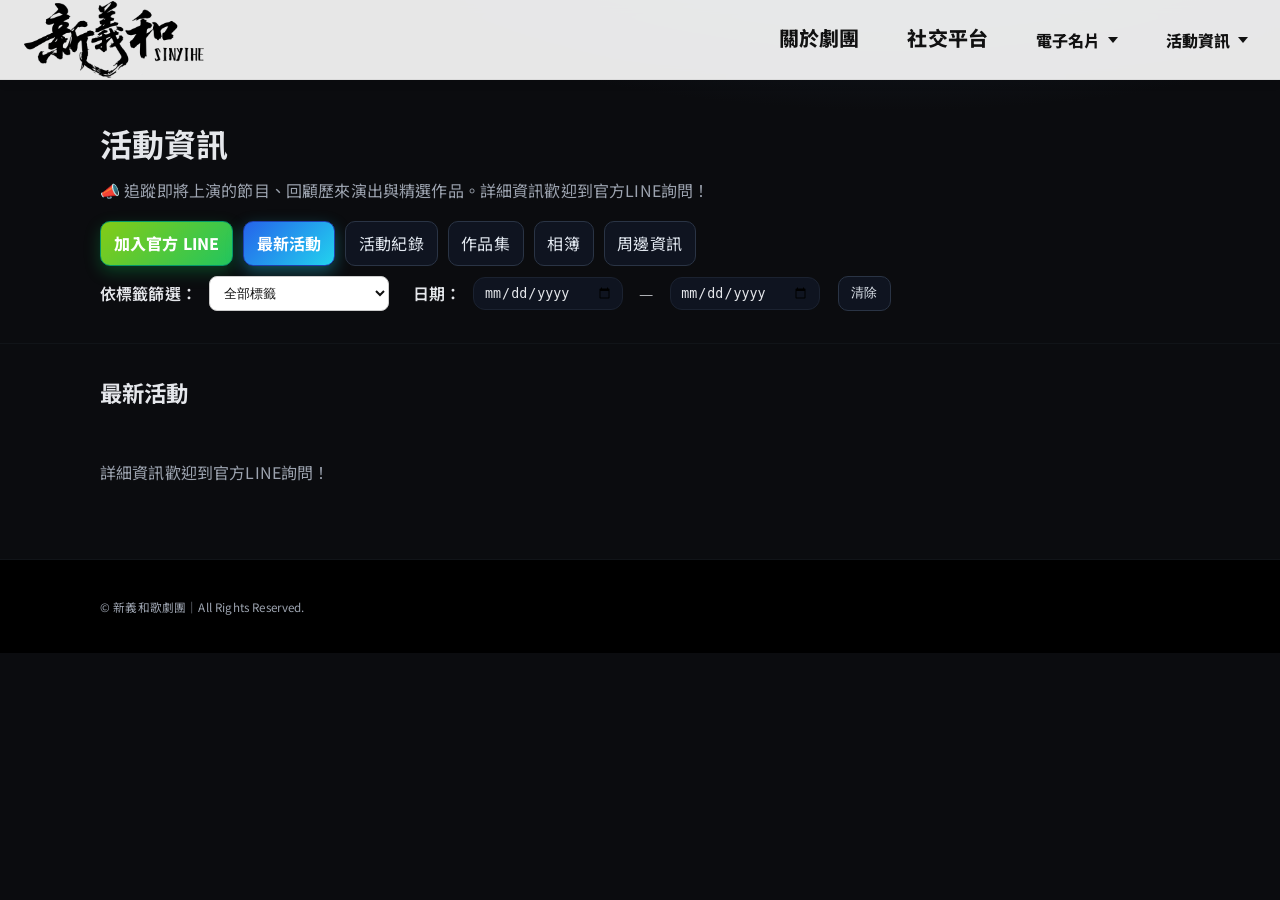
<file: syh/activities.html>
<!DOCTYPE html>
<html lang="zh-TW">
<head>
  <meta charset="utf-8" />
  <title>活動資訊｜新義和歌劇團</title>
  <meta name="viewport" content="width=device-width, initial-scale=1, viewport-fit=cover" />
  <meta name="description" content="最新活動、活動紀錄與作品集，一頁掌握演出資訊、報名連結與精彩回顧。" />
  <link rel="preconnect" href="https://fonts.googleapis.com">
  <link rel="preconnect" href="https://fonts.gstatic.com" crossorigin>
  <link href="https://fonts.googleapis.com/css2?family=Noto+Sans+TC:wght@400;600;700&display=swap" rel="stylesheet">
  <link rel="stylesheet" href="activities.css">
  <link rel="stylesheet" href="total.css">
  <link rel="icon" href="favicon.ico">
  <!-- Favicon -->
  <link rel="icon" type="image/png" href="/syh8316/syh/favicon.png?v=1" sizes="32x32">
  <link rel="icon" type="image/png" href="/syh8316/syh/favicon.png?v=1" sizes="192x192">
  <link rel="apple-touch-icon" href="/syh8316/syh/favicon.png?v=1" sizes="180x180">
  <meta name="theme-color" content="#6b7f4a">
</head>
<body>
  <!-- 頁首 / 次級導覽 -->
  <header class="site-header">
  <h1 class="sr-only">新義和歌劇團</h1>

  <!-- Logo（點擊回首頁） -->
  <a href="home.html" title="回首頁：新義和歌劇團">
    <img
      src="https://syh8316.github.io/syh8316/syh/img/logo.png"
      alt="新義和歌劇團 標誌"
      width="320" height="320"
      loading="eager" fetchpriority="high"
      style="max-width:180px;height:auto"
    >
  </a>

  <!-- 漢堡按鈕 -->
  <button class="nav-toggle" id="navToggle"
          aria-controls="siteNav"
          aria-expanded="false"
          aria-label="開合導覽列">
    <span class="bar"></span>
    <span class="bar"></span>
    <span class="bar"></span>
  </button>

  <!-- 導覽列（統一） -->
  <nav class="site-nav" id="siteNav" role="navigation">
    <ul>
      <li><a href="home.html#about">關於劇團</a></li>
      <li><a href="home.html#social">社交平台</a></li>

      <!-- 電子名片 -->
      <li class="has-sub">
        <button class="nav-parent" type="button" aria-expanded="false">
          電子名片 <span class="caret" aria-hidden="true"></span>
        </button>
        <ul class="dropdown" role="menu" aria-label="電子名片清單">
          <li><a role="menuitem" href="card_jiangminchen.html">江敏琛(團長)</a></li>
          <li><a role="menuitem" href="card_jiangjun.html">江軍(副團長)</a></li>
          <li><a role="menuitem" href="card_zhengyuxiang.html">鄭聿翔(總務)</a></li>
          <li><a role="menuitem" href="card_linyiyan.html">林羿妍(行銷總監)</a></li>
        </ul>
      </li>

      <!-- 活動資訊 -->
      <li class="has-sub">
        <button class="nav-parent" type="button" aria-expanded="false">
          活動資訊 <span class="caret" aria-hidden="true"></span>
        </button>
        <ul class="dropdown" role="menu" aria-label="活動選單">
          <li><a role="menuitem" href="activities.html#latest">最新活動</a></li>
          <li><a role="menuitem" href="activities.html#history">活動紀錄</a></li>
          <li><a role="menuitem" href="activities.html#portfolio">作品集</a></li>
          <li><a role="menuitem" href="activities.html#album">相簿</a></li>
          <li><a role="menuitem" href="activities.html#peripheral">周邊資訊</a></li>
        </ul>
      </li>
    </ul>
  </nav>
</header>

  <!-- Hero -->
  <section class="hero">
    <div class="container">
      <h1>活動資訊</h1>
      <p class="hero-sub">📣 追蹤即將上演的節目、回顧歷來演出與精選作品。詳細資訊歡迎到官方LINE詢問！</p>
  
      <!-- ✅ 快速按鈕 -->
      <div class="quick-actions" role="group" aria-label="快速操作">
        <!-- 1) 官方 LINE（新分頁開啟） -->
        <a class="btn primary btn--mint" href="https://lin.ee/jj6SE0T" target="_blank" rel="noopener">加入官方 LINE</a>
        <!-- 2~5) 內頁分頁切換（hash 連結） -->
        <a class="btn qa-tab" data-tab="latest" href="#latest">最新活動</a>
        <a class="btn qa-tab" data-tab="history" href="#history">活動紀錄</a>
        <a class="btn qa-tab" data-tab="portfolio" href="#portfolio">作品集</a>
        <a class="btn qa-tab" data-tab="album" href="#album">相簿</a>
        <a class="btn qa-tab" data-tab="peripheral" href="#peripheral">周邊資訊</a>
      </div>
      <!-- ✅ 僅保留「標籤搜尋」，移除關鍵字輸入框 -->
      <div class="filter-row" aria-label="標籤與日期篩選">
        <label for="tagFilter">依標籤篩選：</label>
        <select id="tagFilter" class="tag-filter" aria-label="活動標籤">
          <option value="">全部標籤</option>
        </select>
      
        <label for="dateFrom" style="margin-left:12px;">日期：</label>
        <input type="date" id="dateFrom" class="date-input" aria-label="起日" min="2024-01-01">
        <span class="date-sep">—</span>
        <input type="date" id="dateTo" class="date-input" aria-label="迄日" min="2024-01-01">
        <button type="button" id="dateClear" class="btn" style="margin-left:6px;">清除</button>
      </div>

    </div>
  </section>

  <!-- 分頁內容 -->
  <main class="container">
    <section id="panel-latest" class="panel" role="region" aria-labelledby="tab-latest">
      <h2 id="tab-latest" class="panel-title">最新活動</h2>
      <div id="latestList" class="card-grid" aria-live="polite"></div>
      <!-- ⬇️ 新增：最新活動的分頁條 -->
      <div id="latestPagination" class="pagination" aria-label="最新活動頁數"></div>
      <div class="empty" id="latestEmpty" hidden>詳細資訊歡迎到官方LINE詢問！</div>
    </section>
    
    <section id="panel-history" class="panel" role="region" aria-labelledby="tab-history" hidden>
      <h2 id="tab-history" class="panel-title">活動紀錄</h2>
      <div id="historyList" class="timeline" aria-live="polite"></div>
      <!-- ⬇️ 新增：活動紀錄的分頁條 -->
      <div id="historyPagination" class="pagination" aria-label="活動紀錄頁數"></div>
      <div class="empty" id="historyEmpty" hidden>尚無活動紀錄。</div>
    </section>
    
    <section id="panel-portfolio" class="panel" role="region" aria-labelledby="tab-portfolio" hidden>
      <h2 id="tab-portfolio" class="panel-title">作品集</h2>
      <div id="portfolioList" class="masonry" aria-live="polite"></div>
      <!-- ⬇️ 新增：作品集的分頁條 -->
      <div id="portfolioPagination" class="pagination" aria-label="作品集頁數"></div>
      <div class="empty" id="portfolioEmpty" hidden>尚未建立作品集項目。</div>
    </section>
    
    <section id="panel-album" class="panel" role="region" aria-labelledby="tab-album" hidden>
      <h2 id="tab-album" class="panel-title">相簿</h2>
      <div id="albumList" class="masonry" aria-live="polite"></div>
      <!-- ⬇️ 新增：相簿的分頁條 -->
      <div id="albumPagination" class="pagination" aria-label="相簿頁數"></div>
      <div class="empty" id="albumEmpty" hidden>目前尚未建立相片集。</div>
    </section>
    
    <section id="panel-peripheral" class="panel" role="region" aria-labelledby="tab-peripheral" hidden>
      <h2 id="tab-peripheral" class="panel-title">周邊資訊</h2>
      <div id="peripheralList" class="masonry" aria-live="polite"></div>
      <!-- ⬇️ 新增：周邊的分頁條 -->
      <div id="peripheralPagination" class="pagination" aria-label="周邊資訊頁數"></div>
      <div class="empty" id="peripheralEmpty" hidden>目前尚無周邊公告。</div>
    </section>

  </main>

  <!-- 活動詳情 Modal（不顯示圖片） -->
  <dialog id="eventDialog" class="event-dialog" aria-label="活動詳情">
    <form method="dialog">
      <button class="close" aria-label="關閉">✕</button>
    </form>
    <div class="dialog-body" id="dialogBody"></div>
  </dialog>

  <footer class="site-footer">
    <div class="container">
      <small>© <span id="year"></span> 新義和歌劇團｜All Rights Reserved.</small>
    </div>
  </footer>

  <!-- ======== JS（合併在 HTML）======== -->
  <script>
    /* ============== 0) 範例資料（先這樣放，之後換成你的真實資料） ============== */
    const events = [
      /* ---------- 一月（對應國曆 2-3 月） ---------- */
            /* ---------- {
        id: "u-20260220",
        title: "台北松山",
        dateStart: "2026-02-20",
        location: "台北松山",
        tags: ["宮廟","台北"],
        summary: "農曆 1/4。",
        type: "upcoming"
      },
      {
        id: "u-20260221",
        title: "台北內湖",
        dateStart: "2026-02-21",
        location: "台北內湖",
        tags: ["宮廟","台北"],
        summary: "農曆 1/5。",
        type: "upcoming"
      },
      {
        id: "u-20260222",
        title: "新竹東區",
        dateStart: "2026-02-22",
        location: "新竹東區",
        tags: ["宮廟","新竹"],
        summary: "農曆 1/6。",
        type: "upcoming"
      },
      {
        id: "u-20260224-20260225",
        title: "宜蘭草湖",
        dateStart: "2026-02-24",
        dateEnd:   "2026-02-25",
        location: "宜蘭草湖",
        tags: ["宮廟","宜蘭"],
        summary: "農曆 1/8-1/9。",
        type: "upcoming"
      },
      {
        id: "u-20260227",
        title: "宜蘭員山",
        dateStart: "2026-02-27",
        location: "宜蘭員山",
        tags: ["宮廟","宜蘭"],
        summary: "農曆 1/11。",
        type: "upcoming"
      },
      {
        id: "u-20260228",
        title: "新竹北區",
        dateStart: "2026-02-28",
        location: "新竹北區",
        tags: ["宮廟","新竹"],
        summary: "農曆 1/12。",
        type: "upcoming"
      },
      {
        id: "u-20260301",
        title: "新北永和",
        dateStart: "2026-03-01",
        location: "新北永和",
        tags: ["宮廟","新北"],
        summary: "農曆 1/13。",
        type: "upcoming"
      },
      {
        id: "u-20260303",
        title: "苗栗通霄",
        dateStart: "2026-03-03",
        location: "苗栗通霄",
        tags: ["宮廟","苗栗"],
        summary: "農曆 1/15。",
        type: "upcoming"
      },
      {
        id: "u-20260304-20260305",
        title: "新北新莊",
        dateStart: "2026-03-04",
        dateEnd:   "2026-03-05",
        location: "新北新莊",
        tags: ["宮廟","新北"],
        summary: "農曆 1/16-1/17。",
        type: "upcoming"
      },
      {
        id: "u-20260306",
        title: "新北板橋",
        dateStart: "2026-03-06",
        location: "新北板橋",
        tags: ["宮廟","新北"],
        summary: "農曆 1/18。",
        type: "upcoming"
      },
      /* ---------- 二月（對應國曆 3-4 月） ---------- */
      /* ----------{
        id: "u-20260401",
        title: "台北士林",
        dateStart: "2026-04-01",
        location: "台北士林",
        tags: ["宮廟","台北"],
        summary: "農曆 2/14。",
        type: "upcoming"
      },
      {
        id: "u-20260402-20260403",
        title: "宜蘭壯圍",
        dateStart: "2026-04-02",
        dateEnd:   "2026-04-03",
        location: "宜蘭壯圍",
        tags: ["宮廟","宜蘭"],
        summary: "農曆 2/15-2/16。",
        type: "upcoming"
      },
      {
        id: "u-20260402",
        title: "新竹北區(拆)",
        dateStart: "2026-04-02",
        location: "新竹",
        tags: ["宮廟","新竹"],
        summary: "農曆 2/15。",
        type: "upcoming"
      },
      {
        id: "u-20260402",
        title: "新北貢寮(拆)",
        dateStart: "2026-04-02",
        location: "新北貢寮",
        tags: ["宮廟","新北"],
        summary: "農曆 2/15。",
        type: "upcoming"
      },
      {
        id: "u-20260406",
        title: "新北板橋",
        dateStart: "2026-04-06",
        location: "新北板橋",
        tags: ["宮廟","新北"],
        summary: "農曆 2/19。",
        type: "upcoming"
      },---------- */
      /* ---------- 三月（對應國曆 4-5 月） ---------- */
      /* ----------{
        id: "u-20260419",
        title: "苗栗後龍",
        dateStart: "2026-04-19",
        location: "苗栗後龍",
        tags: ["宮廟","苗栗"],
        summary: "農曆 3/3。",
        type: "upcoming"
      },
      {
        id: "u-20260423",
        title: "苗栗後龍",
        dateStart: "2026-04-23",
        location: "苗栗後龍",
        tags: ["宮廟","苗栗"],
        summary: "農曆 3/7。",
        type: "upcoming"
      },
      {
        id: "u-20260501-20260503",
        title: "台中西屯",
        dateStart: "2026-05-01",
        dateEnd:   "2026-05-03",
        location: "台中西屯",
        tags: ["宮廟","台中","連續多日"],
        summary: "農曆 3/15-3/17。",
        type: "upcoming"
      },
      {
        id: "u-20260509-20260511",
        title: "新北板橋",
        dateStart: "2026-05-09",
        dateEnd:   "2026-05-11",
        location: "新北板橋",
        tags: ["宮廟","新北","連續多日"],
        summary: "農曆 3/23-3/25。",
        type: "upcoming"
      }, ---------- */
      /* ---------- 六月（對應國曆 7-8 月） ---------- */
      /* ----------{
        id: "u-20260731-20260802",
        title: "新北淡水",
        dateStart: "2026-07-31",
        dateEnd:   "2026-08-02",
        location: "新北淡水",
        tags: ["宮廟","新北","連續多日"],
        summary: "農曆 6/18-6/20。",
        type: "upcoming"
      },---------- */
      /* ---------- 七月（對應國曆 8-9 月） ---------- */
      /* ----------{
        id: "u-20260817",
        title: "台北松山",
        dateStart: "2026-08-17",
        location: "台北松山",
        tags: ["宮廟","台北"],
        summary: "農曆 7/5。",
        type: "upcoming"
      },
      {
        id: "u-20260825-20260828",
        title: "苗栗通霄",
        dateStart: "2026-08-25",
        dateEnd:   "2026-08-28",
        location: "苗栗通霄",
        tags: ["宮廟","苗栗","連續多日"],
        summary: "農曆 7/13-7/16。",
        type: "upcoming"
      },
      {
        id: "u-20260826",
        title: "新北貢寮(拆)",
        dateStart: "2026-08-26",
        location: "新北貢寮",
        tags: ["宮廟","新北"],
        summary: "農曆 7/14。",
        type: "upcoming"
      },
      {
        id: "u-20260828-20260917",
        title: "苗栗後龍",
        dateStart: "2026-08-28",
        dateEnd:   "2026-09-17",
        location: "苗栗後龍",
        tags: ["宮廟","苗栗","連續多日"],
        summary: "農曆 7/16-8/7。",
        type: "upcoming"
      }, ---------- */
      /* ---------- 八月（對應國曆 9-10 月） ---------- */
      /* ----------  {
        id: "u-20260911",
        title: "苗栗後龍(拆)",
        dateStart: "2026-09-11",
        location: "苗栗後龍",
        tags: ["宮廟","苗栗"],
        summary: "農曆 8/1。",
        type: "upcoming"
      },
      {
        id: "u-20260915-20260916",
        title: "台北文山",
        dateStart: "2026-09-15",
        dateEnd:   "2026-09-16",
        location: "台北文山",
        tags: ["宮廟","台北"],
        summary: "農曆 8/5-8/6。",
        type: "upcoming"
      },
      {
        id: "u-20260920",
        title: "新竹東區",
        dateStart: "2026-09-20",
        location: "新竹東區",
        tags: ["宮廟","新竹"],
        summary: "農曆 8/10。",
        type: "upcoming"
      },
      {
        id: "u-20261002",
        title: "台中梧棲",
        dateStart: "2026-10-02",
        location: "台中梧棲",
        tags: ["宮廟","台中"],
        summary: "農曆 8/22。",
        type: "upcoming"
      }
      {
        id: "u-20261003-20261004",
        title: "新北貢寮",
        dateStart: "2026-10-03",
        dateEnd:   "2026-10-04",
        location: "新北貢寮",
        tags: ["宮廟","新北"],
        summary: "農曆 8/23-8/24。",
        type: "upcoming"
      },
      {
        id: "u-20261006-20261008",
        title: "新北三峽",
        dateStart: "2026-10-06",
        dateEnd:   "2026-10-08",
        location: "新北三峽",
        tags: ["宮廟","新北","連續多日"],
        summary: "農曆 8/26-8/28。",
        type: "upcoming"
      },---------- */
      /* ---------- 九月（對應國曆 10 月） ---------- */
      /* ---------- {
        id: "u-20261013",
        title: "新竹北區",
        dateStart: "2026-10-13",
        location: "新竹北區",
        tags: ["宮廟","新竹"],
        summary: "農曆 9/4。",
        type: "upcoming"
      },
      {
        id: "u-20261018",
        title: "新北板橋",
        dateStart: "2026-10-18",
        location: "新北板橋",
        tags: ["宮廟","新北"],
        summary: "農曆 9/9。",
        type: "upcoming"
      },
      {
        id: "u-20261023",
        title: "新北五股",
        dateStart: "2026-10-23",
        location: "新北五股",
        tags: ["宮廟","新北"],
        summary: "農曆 9/14。",
        type: "upcoming"
      },
      {
        id: "u-20261024-20261025",
        title: "新北貢寮",
        dateStart: "2026-10-24",
        dateEnd:   "2026-10-25",
        location: "新北貢寮",
        tags: ["宮廟","新北"],
        summary: "農曆 9/15-9/16。",
        type: "upcoming"
      },
      {
        id: "u-20261027",
        title: "宜蘭壯圍",
        dateStart: "2026-10-27",
        location: "宜蘭壯圍",
        tags: ["宮廟","宜蘭"],
        summary: "農曆 9/18。",
        type: "upcoming"
      },---------- */
      /* ---------- 十月（對應國曆 11 月） ---------- */
      /* ---------- {
        id: "u-20261110",
        title: "台北北投",
        dateStart: "2026-11-10",
        location: "台北北投",
        tags: ["宮廟","台北"],
        summary: "農曆 10/2。",
        type: "upcoming"
      },
      {
        id: "u-20261111",
        title: "苗栗後龍",
        dateStart: "2026-11-11",
        location: "苗栗後龍",
        tags: ["宮廟","苗栗"],
        summary: "農曆 10/3。",
        type: "upcoming"
      },
      {
        id: "u-20261122",
        title: "苗栗後龍",
        dateStart: "2026-11-22",
        location: "苗栗後龍",
        tags: ["宮廟","苗栗"],
        summary: "農曆 10/14。",
        type: "upcoming"
      },
      {
        id: "u-20261127",
        title: "民權",
        dateStart: "2026-11-27",
        location: "民權",
        tags: ["宮廟","民權"],
        summary: "農曆 10/19。",
        type: "upcoming"
      },
      {
        id: "u-20261202",
        title: "苗栗後龍",
        dateStart: "2026-12-02",
        location: "苗栗後龍",
        tags: ["宮廟","苗栗"],
        summary: "農曆 10/24。",
        type: "upcoming"
      },
      {
        id: "u-20261208",
        title: "新竹北區",
        dateStart: "2026-12-08",
        location: "新竹北區",
        tags: ["宮廟","新竹"],
        summary: "農曆 10/30。",
        type: "upcoming"
      },---------- */
      /* ---------- 十一月（對應國曆 12 月） ---------- */
      /* ---------- {
        id: "u-20261209-20261210",
        title: "新竹北區",
        dateStart: "2026-12-09",
        dateEnd:   "2026-12-10",
        location: "新竹北區",
        tags: ["宮廟","新竹","支援"],
        summary: "農曆 11/1-11/2。",
        type: "upcoming"
      },
      {
        id: "u-20261217",
        title: "桃園三民",
        dateStart: "2026-12-17",
        location: "桃園三民",
        tags: ["宮廟","桃園"],
        summary: "農曆 11/9。",
        type: "upcoming"
      }, ---------- */
      /* ============== 歷史活動 ============= */
      {
        id: "h-20251213-houlong-ziyun-shangdi",
        title: "苗栗後龍",
        dateStart: "2025-12-13",
        location: "苗栗後龍",
        tags: ["宮廟","苗栗"],
        summary: "農曆 10/24。",
        type: "past"
      },
      {
        id: "h-20251219-21-hsinchu-75",
        title: "新竹北區",
        dateStart: "2025-12-19",
        dateEnd:   "2025-12-21",
        location: "新竹北區",
        tags: ["宮廟","新竹","連續多日"],
        summary: "農曆 10/30–11/2。",
        type: "past"
      },
      /* ---------- 十一月（對應國曆 12 月與次年 1 月） ---------- */
      {
        id: "h-20251228-sanmin",
        title: "桃園三民",
        dateStart: "2025-12-28",
        location: "桃園三民",
        tags: ["活動","桃園"],
        summary: "農曆 11/9。",
        type: "past"
      },
      {
        id: "h-20251122-huitian",
        title: "苗栗後龍",
        dateStart: "2025-11-22",
        location: "苗栗後龍",
        tags: ["宮廟","苗栗"],
        summary: "農曆 10/3。",
        type: "past"
      },
      {
        id: "h-20251130-tanwen-senmei",
        title: "支援森美 苗栗造橋",
        dateStart: "2025-11-30",
        location: "苗栗造橋",
        tags: ["活動","苗栗"],
        summary: "農曆 10/11。",
        type: "past"
      },
      {
        id: "h-20251203-nanqing",
        title: "台中清水",
        dateStart: "2025-12-03",
        location: "台中清水",
        tags: ["宮廟","台中"],
        summary: "農曆 10/14。",
        type: "past"
      },
        {
          id: "h-20251107-yilan-zhuangwei",
          title: "宜蘭壯圍",
          dateStart: "2025-11-07",
          location: "宜蘭壯圍",
          tags: ["活動","宜蘭"],
          summary: "農曆 9/18。",
          type: "past"
        },
        {
          id: "h-20251104-05-hemei-baoan",
          title: "新北和美",
          dateStart: "2025-11-04",
          dateEnd:   "2025-11-05",
          location: "新北和美",
          tags: ["宮廟","新北"],
          summary: "農曆 9/15–9/16。",
          type: "past"
        },
        {
          id: "h-20251103-wugu-shanan",
          title: "新北五股",
          dateStart: "2025-11-03",
          location: "新北五股",
          tags: ["宮廟","新北"],
          summary: "農曆 9/14。",
          type: "past"
        },
       {
        id: "h-20251029-banqiao-shenqiu-fude",
        title: "新北板橋深秋",
        dateStart: "2025-10-29",
        location: "新北板橋深秋",
        tags: ["宮廟","新北"],
        summary: "農曆 9/9。",
        type: "past"
      },
      {
        id: "h-20251024-hsinchu-wangxiansheng",
        title: "新竹",
        dateStart: "2025-10-24",
        location: "新竹",
        tags: ["宮廟","新竹"],
        summary: "農曆 9/4。",
        type: "past"
      },
      {
        id: "h-20251021-22-qingshui",
        title: "台中清水",
        dateStart: "2025-10-21",
        dateEnd:   "2025-10-22",
        location: "台中清水",
        tags: ["活動","台中"],
        summary: "農曆 9/1–9/2。",
        type: "past"
      },
      {
        id: "h-20251017-19-sanxia-xibeili",
        title: "新北三峽溪北里",
        dateStart: "2025-10-17",
        dateEnd:   "2025-10-19",
        location: "新北三峽橫溪路",
        tags: ["活動","新北","連續多日"],
        summary: "農曆 8/26–8/28。",
        type: "past"
      },
      {
        id: "h-20251014-15-longdong-longxing",
        title: "新北龍洞",
        dateStart: "2025-10-14",
        dateEnd:   "2025-10-15",
        location: "新北龍洞",
        tags: ["宮廟","新北"],
        summary: "農曆 8/23–8/24。",
        type: "past"
      },
      {
        id: "h-20251013-taichung-fengyuan",
        title: "台中豐原",
        dateStart: "2025-10-13",
        location: "台中豐原",
        tags: ["活動","台中"],
        summary: "農曆 8/22。",
        type: "past"
      },
      {
        id: "h-2025-10-01",
        title: "新竹文華",
        dateStart: "2025-10-01",
        location: "新竹文華",
        tags: ["宮廟","新竹"],
        summary: "農曆 8/10。",
        type: "past"
      },
      {
        id: "h-2025-09-26-2025-09-27",
        title: "台北景美溪州",
        dateStart: "2025-09-26",
        dateEnd:   "2025-09-27",
        location: "台北景美溪州",
        tags: ["宮廟","台北"],
        summary: "農曆 8/5–8/6。",
        type: "past",
        videos: [
          {
            url: "https://www.instagram.com/reel/DPoPthRiaS4/?igsh=MTdrNHd6MTc2czgyZA==",
            thumb: "img/20250926-2景美.png"
          },
        ],
        videoLinkCard: true   // past 也要像作品集那樣用「縮圖卡外開」
      },
      {
        id: "h-2025-09-22",
        title: "苗栗後龍(拆班)",
        dateStart: "2025-09-22",
        location: "苗栗後龍",
        tags: ["宮廟","苗栗"],
        summary: "農曆 8/1。",
        type: "past"
      },
      {
        id: "h-2025-09-07-2025-09-28",
        title: "苗栗後龍",
        dateStart: "2025-09-07",
        dateEnd:   "2025-09-28",
        location: "苗栗後龍",
        tags: ["宮廟","苗栗","連續多日"],
        summary: "農曆 7/16–8/7，連續多日活動。",
        type: "past"
      },
      {
        id: "h-2025-09-05",
        title: "新北貢寮和美",
        dateStart: "2025-09-05",
        location: "新北貢寮和美",
        tags: ["宮廟","新北"],
        summary: "農曆 7/14。",
        type: "past"
      },
      {
        id: "h-2025-08-27-2025-09-12",
        title: "苗栗白沙屯",
        dateStart: "2025-09-04",
        dateEnd:   "2025-09-12",
        location: "苗栗白沙屯",
        tags: ["宮廟","連續多日","苗栗"],
        summary: "農曆 7/13–7/16，連續多日活動。",
        type: "past"
      },
      {
        id: "h-2025-08-27",
        title: "台北復興北路",
        dateStart: "2025-08-27",
        location: "台北復興北路",
        tags: ["宮廟","活動","台北","影片"],
        summary: "農曆 7/5。",
        type: "past",
        // ✅ 多部影片用陣列
        videos: [
          {
            url: "https://www.instagram.com/reel/DOI6u43iTPF/?utm_source=ig_web_copy_link&igsh=MzRlODBiNWFlZA==",
            thumb: "img/落地掃.jpg"
          },
          {
            url: "https://www.instagram.com/reel/DOQo7g4iZxK/?igsh=MWM5YjVqNTRjcXM4cQ==",
            thumb: "img/格雷先生.jpg"
          }
        ],
        videoLinkCard: true   // past 也要像作品集那樣用「縮圖卡外開」
      },
      {
        id: "h-2023-8-26",
        title: "里長活動 體驗歌仔戲 — 台中市忠平里",
        dateStart: "2023-8-26",
        location: "台中市忠平里",
        tags: ["歌仔戲","台中","活動","相片"],
        summary: "戲夢人生·歌仔戲全方位體驗",
        gallery: ["img/里長活動_2023.08.26/1.jpg",
                  "img/里長活動_2023.08.26/2.jpg",
                  "img/里長活動_2023.08.26/3.jpg",
                  "img/里長活動_2023.08.26/4.jpg",
                  "img/里長活動_2023.08.26/5.jpg",
                  "img/里長活動_2023.08.26/6.jpg",
                  "img/里長活動_2023.08.26/7.jpg",
                  "img/里長活動_2023.08.26/8.jpg"
                 ],
        type: "past"
      },
      {
        id: "h-2023-7-25",
        title: "《劉海戲金禪》老爺戲 — 南投縣",
        dateStart: "2023-7-25",
        location: "南投縣",
        tags: ["歌仔戲","南投","相片","影片"],
        summary: "祝壽一帽換新歲，一戲祝千祥",
        gallery: ["img/老爺戲/1.jpg",
                  "img/老爺戲/2.jpg",
                  "img/老爺戲/3.jpg",
                  "img/老爺戲/4.jpg",
                  "img/老爺戲/5.jpg",
                  "img/老爺戲/6.jpg"
                 ],
        videoFile: "img/老爺戲/1.mp4",
        type: "past"
      },
      /* ============== 作品集 ============= */
      {
        id: "p-ig-中秋燈籠",
        title: "中秋燈籠",
        dateStart: "2025-10-24",
        location: "Instagram / YouTube",
        city: "線上",
        tags: ["作品集", "中秋節"],
        summary: "這次不只是燈籠挑戰，也是我們把「劇團日常」搬上網的第一支影片✨",
        // ✅ 多支影片用 videos 陣列（每支一個 {url, thumb}）
        videos: [
          {
            // 建議用這種「基礎網址」就好；你貼的那段少了 ?，正式寫法是 ?igsh=...
            url: "https://www.instagram.com/reel/DQLASpliRpT/",
            thumb: "img/燈籠比賽.png"
          },
          {
            url: "https://youtu.be/fJYBHSc5-jM",
            thumb: "img/燈籠比賽.png"   // 沒別的縮圖就先共用
          }
        ],
        type: "portfolio"
      },
      {
        id: "p-ig-中秋政見發表1006",
        title: "中秋政見發表",
        dateStart: "2025-10-06",           // 想排序靠前就填今天或最近日期；不填也可
        location: "Instagram Reels",
        city: "線上",
        cover: "https://www.instagram.com/reel/DPd8r3yjJV-/?igsh=YjdhNHYxdHBycngx", // 建議換成你自己的封面圖網址
        tags: ["作品集", "中秋節"],
        summary: "🎤【中秋政見發表會開跑！】祝大家中秋節快樂～願你提著喜歡的燈籠，照亮回家的路💫*純屬娛樂 切勿當真",
        videoUrl: "https://www.instagram.com/reel/DPd8r3yjJV-/?igsh=YjdhNHYxdHBycngx",
        videoThumb: "img/中秋政見.png",
        type: "portfolio"
      },
      {
        id: "p-ig-最初學琴的地方",
        title: "回到最初學琴的地方──《新和興總團》",
        dateStart: "2025-08-28",           // 想排序靠前就填今天或最近日期；不填也可
        location: "Instagram Reels",
        city: "線上",
        cover: "https://www.instagram.com/reel/DNsrNb2Uq6_/?igsh=a2NpbnE5bjhiZzJk", // 建議換成你自己的封面圖網址
        tags: ["作品集", "花絮", "歌仔戲"],
        summary: "那不只是音樂的起點，更是成長過程裡很重要的長輩。多年後再踏進這個熟悉的地方，能和長輩們閒話家常、聽他們聊人生經驗，真的很珍貴。",
        videoUrl: "https://www.instagram.com/reel/DNsrNb2Uq6_/?igsh=a2NpbnE5bjhiZzJk",
        videoThumb: "img/最初學琴的地方.jpg",
        type: "portfolio"
      },
      {
        id: "p-ig-luwenlong",
        title: "經典電視歌仔戲《陸文龍》戲中曲調",
        dateStart: "2025-08-18",           // 想排序靠前就填今天或最近日期；不填也可
        location: "Instagram Reels",
        city: "線上",
        cover: "https://www.instagram.com/reel/DNahemuyJDC/?igsh=ODhwNGhtZms0dHQ4", // 建議換成你自己的封面圖網址
        tags: ["作品集", "花絮", "歌仔戲"],
        summary: "片段花絮：經典電視歌仔戲《陸文龍》中的曲調節選。",
        videoUrl: "https://www.instagram.com/reel/DNahemuyJDC/?igsh=ODhwNGhtZms0dHQ4",
        videoThumb: "img/陸文龍花絮.jpg",
        type: "portfolio"
      },
      /* ============== 相簿 ============= */
      {
        id: "新北板橋深丘",    // 自訂 ID
        title: "新北板橋深丘",
        location: "現場",
        tags: ["相片","歌仔戲","新北"],
        summary: "開演前後的照片。",
        type: "album",
        gallery: [
          "img/新北板橋深丘/1.jpg",
          "img/新北板橋深丘/2.jpg",
          "img/新北板橋深丘/3.jpg",
          "img/新北板橋深丘/4.jpg",
          "img/新北板橋深丘/5.jpg",
          "img/新北板橋深丘/6.jpg",
          "img/新北板橋深丘/7.jpg"
        ]
      },
      {
        id: "新北新店寶橋",    // 自訂 ID
        title: "新北新店寶橋",
        location: "現場",
        tags: ["相片","歌仔戲","新北"],
        summary: "開演前後的照片。",
        type: "album",
        gallery: [
          "img/新北新店寶橋/1.jpg",
          "img/新北新店寶橋/2.jpg",
          "img/新北新店寶橋/3.jpg",
          "img/新北新店寶橋/4.jpg",
          "img/新北新店寶橋/5.jpg",
          "img/新北新店寶橋/6.jpg",
          "img/新北新店寶橋/7.jpg",
          "img/新北新店寶橋/8.jpg"
        ]
      },
      {
        id: "新北淡水",    // 自訂 ID
        title: "新北淡水",
        location: "現場",
        tags: ["相片","歌仔戲","新北"],
        summary: "開演前後的照片。",
        type: "album",
        gallery: [
          "img/新北淡水/1.jpg",
          "img/新北淡水/2.jpg",
          "img/新北淡水/3.jpg",
          "img/新北淡水/4.jpg",
          "img/新北淡水/5.jpg",
          "img/新北淡水/6.jpg",
          "img/新北淡水/7.jpg",
          "img/新北淡水/8.jpg",
          "img/新北淡水/9.jpg",
          "img/新北淡水/10.jpg"
        ]
      },
      {
        id: "其他",    // 自訂 ID
        title: "其他",
        location: "排練場／現場／日常",
        tags: ["相片","歌仔戲"],
        summary: "娛樂生活照片。",
        type: "album",
        gallery: [
          "img/其他/10.jpg",
          "img/其他/11.jpg",
          "img/其他/12.jpg",
          "img/其他/13.jpg",
          "img/其他/14.jpg",
          "img/其他/15.jpg",
          "img/其他/16.jpg",
          "img/其他/17.jpg",
          "img/其他/18.jpg",
          "img/其他/19.jpg"
        ]
      },
      /* ============== 周邊資訊 ============= */
      {
        id: "m-周邊領取辦法-2025-10",
        type: "peripheral",
        title: "周邊領取｜領取辦法教學",
        tags: ["周邊","公告","教學"],
        summary: "周邊限量，請依說明來現場領取，如有問題可私訊官方Line，將由小編為您解惑。",
        // 影片改用「縮圖卡外開」的設計（跟作品集一致）
        videos: [
          {
            url: "https://www.instagram.com/reel/DPYbS2UieSR/?igsh=MWZrZTA1ZGFkOWtpdQ==",
            // 可選：換成你自己的封面圖；沒有就先留空
            thumb: "img/精品小物_扇子領取辦法.png"
          }
        ],
        videoLinkCard: true,
        //（可選）把「詳情彈窗」的注意事項放在 summary 底下
        notes: [
          "領取方式：請點擊連結觀看領取方式。",
          "數量有限，送完為止；每人限領 1 份。"
        ]
      },
      {
        id: "m-周邊領取公告-2025-09",
        type: "peripheral",
        title: "周邊領取｜限量開放領取",
        tags: ["周邊","公告"],
        summary: "周邊限量，請依說明來現場領取，如有問題可私訊官方Line，將由小編為您解惑。",
        // 影片改用「縮圖卡外開」的設計（跟作品集一致）
        videos: [
          {
            url: "https://www.instagram.com/reel/DPEJFZ5lVBd/?utm_source=ig_web_copy_link",
            // 可選：換成你自己的封面圖；沒有就先留空
            thumb: "img/精品小物_扇子.png"
          }
        ],
        videoLinkCard: true,
        //（可選）把「詳情彈窗」的注意事項放在 summary 底下
        notes: [
          "領取方式：請點擊連結觀看領取方式。",
          "數量有限，送完為止；每人限領 1 份。"
        ]
      }
    ];
    /* 依 type 分類，提供給 populateTagFilter 使用 */
    window.latestEvents   = events.filter(e => (e.type || "").trim() === "upcoming");
    window.historyEvents  = events.filter(e => (e.type || "").trim() === "past");
    window.portfolioItems = events.filter(e => (e.type || "").trim() === "portfolio");
    window.albumItems     = events.filter(e => (e.type || "").trim() === "album");

    /* ============== 1) 小工具 ============== */
    const $ = (sel, root = document) => root.querySelector(sel);
    const $$ = (sel, root = document) => Array.from(root.querySelectorAll(sel));

    // 只顯示「日期」YYYY-MM-DD（不管原始字串是否含時間）
    const formatDate = (iso) => {
      if (!iso) return "日期未定";
      const t = Date.parse(iso);
      if (!Number.isFinite(t)) {
        // 若完全無法解析，就嘗試切出前 10 碼 YYYY-MM-DD；再不行就原樣回傳
        return /^\d{4}-\d{2}-\d{2}/.test(iso) ? iso.slice(0,10) : iso;
      }
      const d = new Date(t);
      const Y = d.getFullYear();
      const M = String(d.getMonth()+1).padStart(2,'0');
      const D = String(d.getDate()).padStart(2,'0');
      return `${Y}-${M}-${D}`;
    };

    function createTagChips(tags = []) {
      return tags.map(t => `<span class="chip" data-chip="${t}">${t}</span>`).join("");
    }

    // 只要 event 有 videoFile 或 videoUrl，就會在詳情彈窗插入影片
    function ensureIGScript() {
      if (!document.querySelector('script[src*="instagram.com/embed.js"]')) {
        const s = document.createElement('script');
        s.async = true;
        s.src = 'https://www.instagram.com/embed.js';
        document.body.appendChild(s);
      } else {
        window.instgrm?.Embeds?.process();
      }
    }
    
    function buildVideoBlock(e){
      // 站內 mp4
      if (e.videoFile) {
        return `
          <h4 class="gallery-title">影片</h4>
          <video class="detail-video" controls preload="metadata" playsinline>
            <source src="${e.videoFile}" type="video/mp4">
            你的瀏覽器不支援影片播放。
          </video>
        `;
      }
    
      // YouTube
      if (e.videoUrl && /(?:youtube\.com\/watch\?v=|youtu\.be\/)([A-Za-z0-9_\-]+)/.test(e.videoUrl)) {
        const id = RegExp.$1;
        return `
          <h4 class="gallery-title">影片</h4>
          <div class="video-embed">
            <iframe
              src="https://www.youtube.com/embed/${id}"
              title="YouTube video player" frameborder="0"
              allow="accelerometer; autoplay; clipboard-write; encrypted-media; gyroscope; picture-in-picture; web-share"
              allowfullscreen loading="lazy"></iframe>
          </div>
        `;
      }
    
      // Vimeo
      if (e.videoUrl && /vimeo\.com\/(\d+)/.test(e.videoUrl)) {
        const id = RegExp.$1;
        return `
          <h4 class="gallery-title">影片</h4>
          <div class="video-embed">
            <iframe
              src="https://player.vimeo.com/video/${id}"
              frameborder="0" allow="autoplay; fullscreen; picture-in-picture"
              allowfullscreen loading="lazy"></iframe>
          </div>
        `;
      }
    
      // Instagram（Reels / 貼文）
      if (e.videoUrl && /instagram\.com/.test(e.videoUrl)) {
        ensureIGScript();
        // 讓 IG 重新掃描載入
        setTimeout(() => window.instgrm?.Embeds?.process(), 0);
        return `
          <h4 class="gallery-title">影片</h4>
          <blockquote class="instagram-media" data-instgrm-permalink="${e.videoUrl}" data-instgrm-captioned style="background:#0b0c0f; border:0; margin: 0 auto; max-width:540px; width:100%"></blockquote>
        `;
      }
    
      // 其他連結：給一個外開按鈕
      if (e.videoUrl) {
        return `
          <h4 class="gallery-title">影片</h4>
          <p><a class="btn primary" href="${e.videoUrl}" target="_blank" rel="noopener">前往觀看</a></p>
        `;
      }
    
      return "";
    }

    function populateTagFilter() {
      const sel = document.getElementById('tagFilter');
      if (!sel) return;
    
      // 嘗試保留先前選取
      const prev = sel.value ?? "";
    
      // 收集全站四個分頁可能用到的資料陣列（沒有就略過）
      const sources = [events];
    
      // 蒐集所有出現過的 tags
      const tagSet = new Set();
      for (const arr of sources) {
        for (const item of arr) {
          // 常見結構：item.tags 是陣列；若是單一字串 item.tag 也相容
          const tags = Array.isArray(item?.tags)
            ? item.tags
            : (item?.tag ? [item.tag] : []);
          for (const t of tags) if (t && String(t).trim()) tagSet.add(String(t).trim());
        }
      }
    
      // 重新渲染 <select>
      sel.innerHTML = '';
    
      // ① 「全部標籤」永遠放第一個
      const optAll = document.createElement('option');
      optAll.value = '';
      optAll.textContent = '全部標籤';
      sel.appendChild(optAll);
    
      // ② 其它標籤（依字母順序）
      [...tagSet].sort((a, b) => a.localeCompare(b, 'zh-Hant'))
        .forEach(tag => {
          const opt = document.createElement('option');
          opt.value = tag;
          opt.textContent = tag;
          sel.appendChild(opt);
        });
    
      // ③ 邏輯：若原本選的標籤仍存在就保留，否則回到「全部」
      sel.value = [...tagSet].includes(prev) ? prev : '';
    }

    /* ============== 2) HTML 生成（不含圖片） ============== */
    function cardHTML(e){
      return `
      <article class="card" tabindex="0" aria-label="${e.title}">
        <div class="card-body">
          <h3 class="card-title">${e.title}</h3>
          <p class="card-meta">🗓 ${formatDate(e.dateStart)}${e.dateEnd ? ' - ' + formatDate(e.dateEnd) : ''}</p>
          <p class="card-meta">📍 ${e.location || ''}${e.city ? '（' + e.city + '）' : ''}</p>
          <p class="card-desc">${e.summary || ""}</p>
          <div class="card-tags">${createTagChips(e.tags || [])}</div>
          <div class="card-actions">
            ${e.ticketUrl ? `<a class="btn primary" href="${e.ticketUrl}" target="_blank" rel="noopener">立即報名</a>` : ""}
          </div>
        </div>
      </article>`;
    }

    function timelineHTML(e){
      return `
      <div class="time-item">
        <div class="time-dot" aria-hidden="true"></div>
        <div class="time-content">
          <time class="time-date">${formatDate(e.dateStart)}${e.dateEnd ? ' - ' + formatDate(e.dateEnd) : ''}</time>
          <h3 class="time-title">${e.title}</h3>
          <p class="time-meta">📍 ${e.location || ''}${e.city ? '（' + e.city + '）' : ''}</p>
          <div class="time-tags">${createTagChips(e.tags || [])}</div>
          <div class="time-actions">
            <button class="btn primary" data-detail="${e.id}">看回顧</button>
          </div>
        </div>
      </div>`;
    }

    function portfolioHTML(e){
      return `
      <figure class="masonry-item" tabindex="0" aria-label="${e.title}">
        <figcaption>
          <h3>${e.title}</h3>
          <p>🗓 ${formatDate(e.dateStart)}${e.dateEnd ? ' - ' + formatDate(e.dateEnd) : ''}｜${e.location || ''}</p>
          <div class="chips">${createTagChips(e.tags || [])}</div>
          <div class="card-actions">
            <button class="btn primary" data-detail="${e.id}">看詳情</button>
          </div>
        </figcaption>
      </figure>`;
    }

    function albumHTML(e){
      return `
      <figure class="masonry-item" tabindex="0" aria-label="${e.title}">
        <figcaption>
          <h3>${e.title}</h3>
          <p>${e.location || ""}</p>
          <div class="chips">${createTagChips(e.tags || [])}</div>
          <div class="card-actions">
            <button class="btn primary" data-detail="${e.id}">看詳情</button>
          </div>
        </figcaption>
      </figure>`;
    }

    function peripheralHTML(e){
      // 卡片內容簡潔：標題、說明、標籤、按鈕 → 開詳情（詳情裡有可點縮圖卡）
      return `
      <figure class="masonry-item" tabindex="0" aria-label="${e.title}">
        <figcaption>
          <h3>${e.title}</h3>
          <p>${e.summary || ""}</p>
          <div class="chips">${createTagChips(e.tags || [])}</div>
          <div class="card-actions">
            <button class="btn primary" data-detail="${e.id}">看詳情</button>
          </div>
        </figcaption>
      </figure>`;
    }

    /* ============== 3) 渲染＋分頁設定（依 type 分頁，日期只排序不顯示時間） ============== */
    const PAGE_SIZE = {
      latest: 9,      // 最新活動：一頁 9 筆（桌機剛好 3x3 卡片）
      history: 10,    // 活動紀錄：一頁 10 筆
      portfolio: 9,   // 作品集
      album: 9,       // 相簿
      peripheral: 9   // 周邊
    };
    
    const currentPage = {
      latest: 1,
      history: 1,
      portfolio: 1,
      album: 1,
      peripheral: 1,
    };
    
    const safeTime = iso => Number.isFinite(Date.parse(iso)) ? Date.parse(iso) : NaN;
    
    function matchKeyword(e, kw) {
      if (!kw) return true;
      const hay = [e.title, e.location, e.city, e.summary, ...(e.tags || [])].join(" ").toLowerCase();
      return hay.includes(kw.toLowerCase());
    }
    function matchTag(e, tag) {
      if (!tag) return true;
      return (e.tags || []).includes(tag);
    }
    
    // 解析 <input type="date"> 的值為時間戳
    function parseDateVal(v){
      const t = Date.parse(v);
      return Number.isFinite(t) ? t : NaN;
    }
    
    // 事件日期與選取區間是否重疊
    function matchDate(e, fromTs, toTs){
      const hasFrom = Number.isFinite(fromTs);
      const hasTo   = Number.isFinite(toTs);
    
      // ✅ 1) 如果「沒有選任何日期篩選」→ 全部都通過
      if (!hasFrom && !hasTo) return true;
    
      const s  = Date.parse(e.dateStart || "");
      const ed = Date.parse(e.dateEnd   || "");
      const hasS = Number.isFinite(s);
      const hasE = Number.isFinite(ed);
    
      // ✅ 2) event 本身沒有日期（像相簿、周邊）→ 不跟日期玩，照樣顯示
      if (!hasS && !hasE) return true;
    
      const start = hasS ? s : ed;
      const end   = hasE ? ed : start;
    
      // ✅ 3) 有日期的才按照區間判斷
      return (!hasFrom || end   >= fromTs) &&
             (!hasTo   || start <= toTs);
    }
    
    /* 共用：把資料切頁、更新列表＋分頁條 */
    function updateListWithPagination(kind, data, listEl, pagerEl, htmlFn, emptyId) {
      const emptyEl = document.getElementById(emptyId);
      if (!listEl || !pagerEl || !emptyEl) return;
    
      if (!Array.isArray(data) || data.length === 0) {
        listEl.innerHTML = "";
        emptyEl.hidden = false;
        pagerEl.innerHTML = "";
        pagerEl.hidden = true;
        return;
      }
    
      emptyEl.hidden = true;
    
      const size = PAGE_SIZE[kind] || 10;
      const totalPages = Math.ceil(data.length / size);
    
      let page = currentPage[kind] || 1;
      if (page < 1) page = 1;
      if (page > totalPages) page = totalPages;
      currentPage[kind] = page;
    
      const start = (page - 1) * size;
      const items = data.slice(start, start + size);
      listEl.innerHTML = items.map(htmlFn).join("");
    
      if (totalPages <= 1) {
        pagerEl.innerHTML = "";
        pagerEl.hidden = true;
        return;
      }
    
      pagerEl.hidden = false;
    
      let html = "";
    
      if (page > 1) {
        html += `<button class="page-btn" data-tab="${kind}" data-page="${page - 1}" aria-label="上一頁">&laquo;</button>`;
      }
    
      for (let p = 1; p <= totalPages; p++) {
        const active = p === page ? " is-active" : "";
        const aria   = p === page ? ` aria-current="page"` : "";
        html += `<button class="page-btn${active}" data-tab="${kind}" data-page="${p}"${aria}>${p}</button>`;
      }
    
      if (page < totalPages) {
        html += `<button class="page-btn" data-tab="${kind}" data-page="${page + 1}" aria-label="下一頁">&raquo;</button>`;
      }
    
      pagerEl.innerHTML = html;
    }
    
    function renderLatest(list, pager, kw = "", tag = "", fromTs, toTs) {
      const data = events
        .filter(e => (e.type || "").trim() === "upcoming")
        .filter(e => matchKeyword(e, kw) && matchTag(e, tag) && matchDate(e, fromTs, toTs))
        .sort((a, b) =>
          (Number.isFinite(safeTime(a.dateStart)) ? safeTime(a.dateStart) : Infinity) -
          (Number.isFinite(safeTime(b.dateStart)) ? safeTime(b.dateStart) : Infinity)
        );
      updateListWithPagination("latest", data, list, pager, cardHTML, "latestEmpty");
    }
    
    function renderHistory(list, pager, kw = "", tag = "", fromTs, toTs) {
      const data = events
        .filter(e => (e.type || "").trim() === "past")
        .filter(e => matchKeyword(e, kw) && matchTag(e, tag) && matchDate(e, fromTs, toTs))
        .sort((a, b) =>
          (Number.isFinite(safeTime(b.dateStart)) ? safeTime(b.dateStart) : -Infinity) -
          (Number.isFinite(safeTime(a.dateStart)) ? safeTime(a.dateStart) : -Infinity)
        );
      updateListWithPagination("history", data, list, pager, timelineHTML, "historyEmpty");
    }
    
    function renderPortfolio(list, pager, kw = "", tag = "", fromTs, toTs) {
      const data = events
        .map((e, i) => ({ ...e, _idx: i }))
        .filter(e => (e.type || "").trim() === "portfolio")
        .filter(e => matchKeyword(e, kw) && matchTag(e, tag) && matchDate(e, fromTs, toTs))
        .sort((a, b) => a._idx - b._idx);
      updateListWithPagination("portfolio", data, list, pager, portfolioHTML, "portfolioEmpty");
    }
    
    function renderAlbum(list, pager, kw = "", tag = "", fromTs, toTs) {
      const data = events
        .map((e, i) => ({ ...e, _idx: i }))
        .filter(e => (e.type || "").trim() === "album")
        .filter(e => matchKeyword(e, kw) && matchTag(e, tag) && matchDate(e, fromTs, toTs))
        .sort((a, b) => a._idx - b._idx);
      updateListWithPagination("album", data, list, pager, albumHTML, "albumEmpty");
    }
    
    function renderPeripheral(list, pager, kw = "", tag = "", fromTs, toTs) {
      const data = events
        .map((e, i) => ({ ...e, _idx: i }))
        .filter(e => (e.type || "").trim() === "peripheral")
        .filter(e => matchKeyword(e, kw) && matchTag(e, tag) && matchDate(e, fromTs, toTs))
        .sort((a, b) => a._idx - b._idx);
      updateListWithPagination("peripheral", data, list, pager, peripheralHTML, "peripheralEmpty");
    }

    /* ============== 4) 分頁切換（hash 路由） ============== */
    const panels = {
      latest: $("#panel-latest"),
      history: $("#panel-history"),
      portfolio: $("#panel-portfolio"),
      album: $("#panel-album"),
      peripheral: $("#panel-peripheral"),
    };

    function switchTab(tab) {
      // 顯示對應面板
      Object.entries(panels).forEach(([k, el]) => el.hidden = (k !== tab));
    
      // 1) 以前預留的 .subnav-link 高亮（若有）
      $$(".subnav-link").forEach(a => {
        a.classList.toggle("active", a.dataset.tab === tab);
        if (a.dataset.tab === tab) a.setAttribute("aria-current","page");
        else a.removeAttribute("aria-current");
      });
    
      // 2) Hero 區塊四顆分頁按鈕高亮
      $$(".quick-actions .qa-tab").forEach(a => {
        const on = (a.getAttribute("data-tab") === tab);
        a.classList.toggle("is-active", on);
        if (on) a.setAttribute("aria-current","page");
        else a.removeAttribute("aria-current");
      });
    
      // 避免非搜尋/下拉時 focus 黏住
      const ae = document.activeElement;
      if (ae && !["search","tagFilter"].includes(ae.id)) ae.blur();
    }

    function getFilterState() {
      const tagSel = document.getElementById('tagFilter');
      const tg = tagSel ? tagSel.value : "";
      const kw = ""; // 目前沒有關鍵字搜尋
    
      const fromEl = document.getElementById('dateFrom');
      const toEl   = document.getElementById('dateTo');
      const fromTs = fromEl ? parseDateVal(fromEl.value) : NaN;
      const toTs   = toEl   ? parseDateVal(toEl.value)   : NaN;
    
      return { kw, tg, fromTs, toTs };
    }
    
    function refreshLists() {
      const { kw, tg, fromTs, toTs } = getFilterState();
    
      renderLatest(
        document.getElementById("latestList"),
        document.getElementById("latestPagination"),
        kw, tg, fromTs, toTs
      );
      renderHistory(
        document.getElementById("historyList"),
        document.getElementById("historyPagination"),
        kw, tg, fromTs, toTs
      );
      renderPortfolio(
        document.getElementById("portfolioList"),
        document.getElementById("portfolioPagination"),
        kw, tg, fromTs, toTs
      );
      renderAlbum(
        document.getElementById("albumList"),
        document.getElementById("albumPagination"),
        kw, tg, fromTs, toTs
      );
      renderPeripheral(
        document.getElementById("peripheralList"),
        document.getElementById("peripheralPagination"),
        kw, tg, fromTs, toTs
      );
    }
    
    function handleHashChange(ev) {
      // 如果是標籤或日期「change」事件 → 重設所有分頁回第 1 頁
      if (ev && ev.type === "change") {
        Object.keys(currentPage).forEach(k => { currentPage[k] = 1; });
      }
    
      const tab = (location.hash.replace("#","") || "latest");
      switchTab(tab);
      refreshLists();
    }

    /* ============== 5) 詳情 Modal ============== */
    const dialog = $("#eventDialog");
    const dialogBody = $("#dialogBody");
    
    function openDetail(id) {
      const e = events.find(x => x.id === id);
      if (!e) return;
    
      const type = (e.type || "").trim();
      const isAlbum = type === "album";
      const isPortfolio = type === "portfolio";
      const showAsLinkCard = isPortfolio || !!e.videoLinkCard; // past 也可用縮圖卡外開
      // ★ 新增：是否有媒體
      const hasVideo   = !!(e.videoFile || e.videoUrl || (Array.isArray(e.videos) && e.videos.length));
      const hasGallery = Array.isArray(e.gallery) && e.gallery.length > 0;
    
      // 基本資訊（像簿不顯示日期；showAsLinkCard 不顯示「另開影片」按鈕）
      let html = `
        <div class="detail">
          <div class="detail-info">
            <h3>${e.title}</h3>
            ${isAlbum ? "" : `<p>🗓 ${formatDate(e.dateStart ?? "")}${e.dateEnd ? ' - ' + formatDate(e.dateEnd) : ''}</p>`}
            <p>📍 ${e.location || ''}${e.city ? '（' + e.city + '）' : ''}</p>
            <div class="chips">${createTagChips(e.tags || [])}</div>
            <p class="detail-desc">${e.summary || ""}</p>
            <div class="detail-actions">
              ${e.ticketUrl ? `<a class="btn primary" href="${e.ticketUrl}" target="_blank" rel="noopener">前往報名</a>` : ""}
              ${(!isAlbum && !showAsLinkCard && e.videoUrl) ? `<a class="btn" href="${e.videoUrl}" target="_blank" rel="noopener">另開影片</a>` : ""}
            </div>
          </div>
        </div>
      `;
    
      // 影片區塊
      if (e.videoFile) {
        // 你的 mp4：內嵌播放
        html += `
          <h4 class="gallery-title">影片</h4>
          <video class="detail-video" controls preload="metadata" playsinline>
            <source src="${e.videoFile}" type="video/mp4">
            你的瀏覽器不支援影片播放。
          </video>
        `;
      } else {
        // 兼容：多部影片用 e.videos[]；否則退回單一 videoUrl/videoThumb
        const linkCardItems = Array.isArray(e.videos)
          ? e.videos
          : (e.videoUrl ? [{ url: e.videoUrl, thumb: e.videoThumb || e.cover }] : []);
    
        if (showAsLinkCard && linkCardItems.length) {
          html += `<h4 class="gallery-title">影片</h4>
            <div class="video-grid">
              ${linkCardItems.map(v => {
                const provider =
                  /instagram\.com/.test(v.url) ? "Instagram" :
                  /(youtu\.be|youtube\.com)/.test(v.url) ? "YouTube" :
                  /vimeo\.com/.test(v.url) ? "Vimeo" : "外部平台";
                const thumb = v.thumb || "";
                return `
                  <a href="${v.url}" target="_blank" rel="noopener"
                     class="video-link${thumb ? " has-thumb" : ""}"
                     aria-label="前往${provider}觀看">
                    ${thumb ? `<img src="${thumb}" alt="${e.title} 影片預覽" loading="lazy" onerror="this.style.display='none'">` : ""}
                    <div class="vl-center">
                      <span class="vl-play">▶</span>
                      <span class="vl-text">前往${provider}觀看</span>
                    </div>
                  </a>
                `;
              }).join("")}
            </div>`;
        } else if (e.videoUrl && typeof buildVideoBlock === "function") {
          // 其他分類：若有 buildVideoBlock 就用它做內嵌（YouTube/Vimeo/IG）
          html += buildVideoBlock(e);
        }
      }

      // 只在「周邊資訊」或你有填 notes 時顯示（想全類型都可顯示就拿掉 type 判斷）
      if ((type === "peripheral") && Array.isArray(e.notes) && e.notes.length){
        html += `<h4 class="gallery-title">注意事項</h4>
                 <ul class="list">
                   ${e.notes.map(t=>`<li>${t}</li>`).join("")}
                 </ul>`;
      }
    
      // 相簿（含 lightbox）
      if (e.gallery && e.gallery.length) {
        html += `
          <h4 class="gallery-title">現場照片</h4>
          <div class="gallery-grid">
            ${e.gallery.map((src, i) => `
              <a href="${src}" data-idx="${i}">
                <img src="${src}" alt="${e.title} 現場照片 ${i+1}" loading="lazy"
                     onerror="this.style.display='none'">
              </a>
            `).join("")}
          </div>
    
          <div class="lightbox" id="lightbox" hidden aria-modal="true" role="dialog">
            <button class="lb-close" aria-label="關閉">✕</button>
            <button class="lb-prev" aria-label="上一張">‹</button>
            <img class="lb-img" src="" alt="">
            <button class="lb-next" aria-label="下一張">›</button>
            <div class="lb-counter" aria-live="polite"></div>
          </div>
        `;
      }

      // ★ 新增：如果沒有任何照片或影片，顯示『敬請期待』
      if (!hasVideo && !hasGallery) {
        html += `<p class="empty" style="text-align:center;margin:14px 0 0;">敬請期待</p>`;
      }
    
      // 寫入並開啟對話框
      dialogBody.innerHTML = html;
      dialog.showModal();
    
      // 綁定 lightbox（左右切換、鍵盤、滑鼠拖曳、觸控）
      const grid = dialogBody.querySelector(".gallery-grid");
      const lb   = dialogBody.querySelector("#lightbox");
      if (grid && lb) {
        const thumbs = Array.from(grid.querySelectorAll("a"));
        const state = { idx: 0, gallery: e.gallery.slice(), title: e.title };
    
        function render() {
          const img = lb.querySelector(".lb-img");
          const counter = lb.querySelector(".lb-counter");
          img.src = state.gallery[state.idx];
          img.alt = `${state.title} 現場照片 ${state.idx+1}`;
          counter.textContent = `${state.idx+1} / ${state.gallery.length}`;
        }
        function openLB(i){ state.idx = i; lb.hidden = false; render(); document.addEventListener("keydown", onKey); }
        function closeLB(){ lb.hidden = true; document.removeEventListener("keydown", onKey); }
        function prev(){ state.idx = (state.idx - 1 + state.gallery.length) % state.gallery.length; render(); }
        function next(){ state.idx = (state.idx + 1) % state.gallery.length; render(); }
        function onKey(ev){
          if (ev.key === "Escape") closeLB();
          else if (ev.key === "ArrowLeft") prev();
          else if (ev.key === "ArrowRight") next();
        }
    
        thumbs.forEach(a => {
          a.addEventListener("click", ev => {
            ev.preventDefault();
            openLB(parseInt(a.dataset.idx, 10) || 0);
          });
        });
    
        // 防止點箭頭/關閉鈕被當作點到遮罩
        lb.querySelector(".lb-close").addEventListener("click", (ev) => { ev.stopPropagation(); closeLB(); });
        lb.querySelector(".lb-prev").addEventListener("click", (ev) => { ev.stopPropagation(); prev(); });
        lb.querySelector(".lb-next").addEventListener("click", (ev) => { ev.stopPropagation(); next(); });
    
        // 點遮罩才關閉
        lb.addEventListener("click", ev => { if (ev.target === lb) closeLB(); });
    
        // 滑鼠拖曳（桌機）
        let dragStartX = null;
        lb.addEventListener("mousedown", e => { if (e.button === 0) dragStartX = e.clientX; });
        lb.addEventListener("mouseup",   e => {
          if (dragStartX == null) return;
          const dx = e.clientX - dragStartX;
          if (Math.abs(dx) > 40) (dx < 0 ? next() : prev());
          dragStartX = null;
        });
        lb.addEventListener("mouseleave", () => { dragStartX = null; });
    
        // 觸控滑動（手機/平板）
        let startX = 0;
        lb.addEventListener("touchstart", e => { startX = e.touches[0].clientX; }, {passive:true});
        lb.addEventListener("touchend",   e => {
          const dx = e.changedTouches[0].clientX - startX;
          if (Math.abs(dx) > 40) (dx < 0 ? next() : prev());
        }, {passive:true});
      }
    }
    
    // （函式外）全域事件：保留
    dialog.addEventListener("click", (ev) => {
      const rect = (dialogBody && dialogBody.getBoundingClientRect)
        ? dialogBody.getBoundingClientRect()
        : dialog.getBoundingClientRect();
      const inDialog = ev.clientX >= rect.left && ev.clientX <= rect.right && ev.clientY >= rect.top && ev.clientY <= rect.bottom;
      if (!inDialog) dialog.close();
    });
    // 分頁按鈕 click：更新 currentPage + 重繪列表
    document.body.addEventListener("click", (ev) => {
      const btn = ev.target.closest(".page-btn");
      if (!btn) return;
    
      const tab  = btn.dataset.tab || "latest";
      const page = parseInt(btn.dataset.page || "1", 10);
      if (!page || !currentPage[tab]) return;
    
      currentPage[tab] = page;
      refreshLists();
    
      // 可選：捲回該分頁的上方，避免卡在中間
      const panel = panels[tab];
      if (panel && typeof panel.scrollIntoView === "function") {
        panel.scrollIntoView({ behavior: "smooth", block: "start" });
      }
    });

    /* ============== 6) 搜尋與標籤事件 ============== */
    // 只有 tagFilter 需要事件（原本的）
    const _tagSel = document.getElementById("tagFilter");
    if (_tagSel) {
      _tagSel.addEventListener("change", handleHashChange);
    }
    
    // ★ 新增：日期篩選事件
    const _from = document.getElementById("dateFrom");
    const _to   = document.getElementById("dateTo");
    [_from, _to].forEach(el => el && el.addEventListener("change", handleHashChange));
    // 讓點擊/聚焦時直接跳出原生小日曆（支援 showPicker 的瀏覽器）
    [_from, _to].forEach(el => {
      if (!el) return;
      // 再保險一次：確保最小日期限制
      el.min = '2024-01-01';
      ['focus', 'click'].forEach(ev => {
        el.addEventListener(ev, () => {
          if (typeof el.showPicker === 'function') el.showPicker();
          if (_from && _to) {
            _from.addEventListener('change', () => {
              if (_to.value && _to.value < _from.value) _to.value = _from.value;
              handleHashChange();
            });
            _to.addEventListener('change', () => {
              if (_from.value && _to.value < _from.value) _from.value = _to.value;
              handleHashChange();
            });
          }
        });
      });
    });
    const _clear = document.getElementById("dateClear");
    if (_clear) {
      _clear.addEventListener("click", () => {
        if (_from) _from.value = "";
        if (_to)   _to.value   = "";
        handleHashChange();
      });
    }

    /* ============== 7) 初始化 ============== */
    (function init(){
      // 仍由資料動態生出標籤選項
      populateTagFilter();
  
      // 預設切到 #latest
      if (!location.hash) location.hash = "#latest";
  
      // 首次渲染 + 監聽 hash
      handleHashChange();
      window.addEventListener("hashchange", handleHashChange);
    })();

    /* ============== 8) JSON-LD（SEO；不輸出 image） ============== */
    function injectStructuredData(items) {
      const upcoming = items.filter(i => (i.type || "").trim() === "upcoming");
      const ld = {
        "@context": "https://schema.org",
        "@type": "ItemList",
        "name": "新義和歌劇團 活動列表",
        "itemListElement": upcoming.map((e, idx) => ({
          "@type": "ListItem",
          "position": idx + 1,
          "item": {
            "@type": "Event",
            "name": e.title,
            "startDate": e.dateStart,
            ...(e.dateEnd ? {"endDate": e.dateEnd} : {}),
            "eventAttendanceMode": "https://schema.org/OfflineEventAttendanceMode",
            "location": {"@type": "Place","name": e.location || "","address": e.city || ""},
            "description": e.summary || "",
            ...(e.ticketUrl ? {"offers": {"@type": "Offer","url": e.ticketUrl,"availability": "https://schema.org/InStock"}} : {})
          }
        }))
      };
      const script = document.createElement("script");
      script.type = "application/ld+json";
      script.textContent = JSON.stringify(ld, null, 2);
      document.head.appendChild(script);
    }
  </script>
  <script>
  document.addEventListener('DOMContentLoaded', () => {
    const navToggle = document.getElementById('navToggle');
    const siteNav   = document.getElementById('siteNav');
    if (!navToggle || !siteNav) return;
  
    // ===== 漢堡抽屜 =====
    navToggle.addEventListener('click', () => {
      const open = siteNav.classList.toggle('is-open');
      navToggle.classList.toggle('is-active', open);
      navToggle.setAttribute('aria-expanded', open ? 'true' : 'false');
      document.body.classList.toggle('no-scroll', open);
      if (!open) collapseAll();
    });
  
    // 點任何連結就關抽屜＆子選單
    siteNav.querySelectorAll('a[href]').forEach(a => {
      a.addEventListener('click', () => {
        siteNav.classList.remove('is-open');
        navToggle.classList.remove('is-active');
        navToggle.setAttribute('aria-expanded', 'false');
        document.body.classList.remove('no-scroll');
        collapseAll();
      });
    });
  
    // 視窗放大回桌機：清乾淨
    window.addEventListener('resize', () => {
      if (window.innerWidth >= 769) {
        siteNav.classList.remove('is-open');
        navToggle.classList.remove('is-active');
        navToggle.setAttribute('aria-expanded', 'false');
        document.body.classList.remove('no-scroll');
        collapseAll();
      }
    });
  
    // ===== 下拉（手機點擊／桌機 hover + 可釘住）=====
    if (siteNav.dataset.subBound === '1') return; // 防重綁
    siteNav.dataset.subBound = '1';
  
    const subs = Array.from(siteNav.querySelectorAll('.has-sub'));
    const CLOSE_DELAY = 350;
  
    function collapseAll(except = null) {
      subs.forEach(li => {
        if (li === except) return;
        li.classList.remove('open', 'pinned');
        const p = li.querySelector('.nav-parent');
        if (p) p.setAttribute('aria-expanded', 'false');
        clearTimeout(li._closeTimer);
        li._closeTimer = null;
      });
    }
  
    subs.forEach(li => {
      const btn  = li.querySelector('.nav-parent');
      const menu = li.querySelector('.dropdown');
      if (!btn || !menu) return;
  
      btn.setAttribute('aria-haspopup', 'true');
      btn.setAttribute('aria-expanded', 'false');
  
      // 點擊：切換 pinned（桌機/手機都適用）
      btn.addEventListener('click', (e) => {
        e.preventDefault();
        e.stopPropagation();
        const willOpen = !li.classList.contains('open') || !li.classList.contains('pinned');
        if (willOpen) {
          collapseAll(li);
          li.classList.add('open', 'pinned');
          btn.setAttribute('aria-expanded', 'true');
        } else {
          li.classList.remove('open', 'pinned');
          btn.setAttribute('aria-expanded', 'false');
        }
      });
  
      // 滑動的安全延遲（避免手滑就關）
      const scheduleClose = () => {
        clearTimeout(li._closeTimer);
        li._closeTimer = setTimeout(() => {
          if (!li.classList.contains('pinned')) {
            li.classList.remove('open');
            btn.setAttribute('aria-expanded', 'false');
          }
        }, CLOSE_DELAY);
      };
      const cancelClose = () => {
        clearTimeout(li._closeTimer);
        li._closeTimer = null;
      };
  
      // 桌機 hover 開關 + 延遲收合
      li.addEventListener('mouseenter', () => {
        cancelClose();
        li.classList.add('open');
        btn.setAttribute('aria-expanded', 'true');
      });
      li.addEventListener('mouseleave', scheduleClose);
      menu.addEventListener('mouseenter', cancelClose);
      menu.addEventListener('mouseleave', scheduleClose);
    });
  
    // 點頁面空白處或按 ESC：全關
    document.addEventListener('click', (e) => {
      if (!siteNav.contains(e.target)) collapseAll();
    });
    document.addEventListener('keydown', (e) => {
      if (e.key === 'Escape') collapseAll();
    });
  
    // =====（可選）自動高亮目前頁的選單連結 =====
    const cur = location.pathname.split('/').pop();
    siteNav.querySelectorAll('a[href]').forEach(a => {
      const href = a.getAttribute('href') || '';
      if (href === cur || href.startsWith(cur + '#')) {
        a.classList.add('is-current');
        a.setAttribute('aria-current','page');
      }
    });

   // ============= 新增：抽屜關閉小函式（共用） =============
    function closeDrawer(){
      siteNav.classList.remove('is-open');
      navToggle.classList.remove('is-active');
      navToggle.setAttribute('aria-expanded','false');
      document.body.classList.remove('no-scroll');
      // 若你程式內有 collapseAll()（下拉子選單清空），一起呼叫
      try{ typeof collapseAll === 'function' && collapseAll(); }catch(e){}
    }
  
    // 讓「點選任何連結」改用共用關閉（可選）
    siteNav.querySelectorAll('a[href]').forEach(a => {
      a.addEventListener('click', closeDrawer);
    });
  
    // 視窗放大回桌機：清乾淨（延用你原本的，也可改用 closeDrawer）
    window.addEventListener('resize', () => {
      if (window.innerWidth >= 769) closeDrawer();
    });
  
    // ============= 自動收起：捲動／滑鼠滾輪／觸控滑動 =============
    // 1) 有實際「捲動」時
    window.addEventListener('scroll', () => {
      if (siteNav.classList.contains('is-open')) closeDrawer();
    }, { passive:true });
  
    // 2) 在禁止捲動的情況（body.no-scroll），使用滑鼠滾輪也關
    window.addEventListener('wheel', () => {
      if (siteNav.classList.contains('is-open')) closeDrawer();
    }, { passive:true });
  
    // 3) 觸控上下滑（即使頁面沒真的捲動也能關）
    let _startY = null;
    document.addEventListener('touchstart', (e) => {
      _startY = e.touches?.[0]?.clientY ?? null;
    }, { passive:true });
    document.addEventListener('touchmove', (e) => {
      if (!siteNav.classList.contains('is-open') || _startY == null) return;
      const dy = (e.touches?.[0]?.clientY ?? _startY) - _startY;
      if (Math.abs(dy) > 12) {  // 小於 12px 視為抖動不處理
        closeDrawer();
        _startY = null;
      }
    }, { passive:true }); 
  });
  </script>
  <!-- === LINE/Android in-app WebView fixes === -->
  <script>
  (function () {
    const ua = navigator.userAgent;
    const isAndroid = /Android/i.test(ua);
    const isLine = /Line\//i.test(ua);
    if (!(isAndroid && isLine)) return;
  
    // 1) 停用昂貴效果：移除封面覆蓋層；關閉 header 霧化（交給 CSS 降級）
    const splash = document.getElementById('splash-overlay');
    if (splash) { try { splash.remove(); } catch(e) { splash.style.display = 'none'; } }
    document.documentElement.classList.add('no-blur');
  
    // 2) 音樂解鎖：顯示按鈕，需點擊一次才播放
    const audio = document.getElementById('bgm');
    const btn   = document.getElementById('bgmUnlock');
    if (audio && btn) {
      btn.hidden = false;
      const unlock = async () => {
        try { await audio.play(); btn.hidden = true; }
        catch (e) { /* 仍被阻擋就保持按鈕可見 */ }
      };
      ['click','touchend','pointerup'].forEach(ev => btn.addEventListener(ev, unlock, { once: true }));
    }
  
    // 3) 提供「用瀏覽器開啟」按鈕（intent 跳轉到 Chrome；失敗則開新分頁）
    const bar = document.createElement('div');
    bar.className = 'inapp-tip';
    bar.innerHTML = `
      在 LINE 內開啟可能不順暢。
      <button id="openExternalBtn" type="button" aria-label="用瀏覽器開啟">用瀏覽器開啟</button>
    `;
    document.body.appendChild(bar);
  
    document.getElementById('openExternalBtn')?.addEventListener('click', () => {
      const raw = location.href.replace(/^https?:\/\//, '');
      const intent = `intent://${raw}#Intent;scheme=https;package=com.android.chrome;end`;
      location.href = intent;
      setTimeout(() => { window.open(location.href, '_blank', 'noopener'); }, 500);
    });
  })();
  </script>

</body>
</html>
</file>
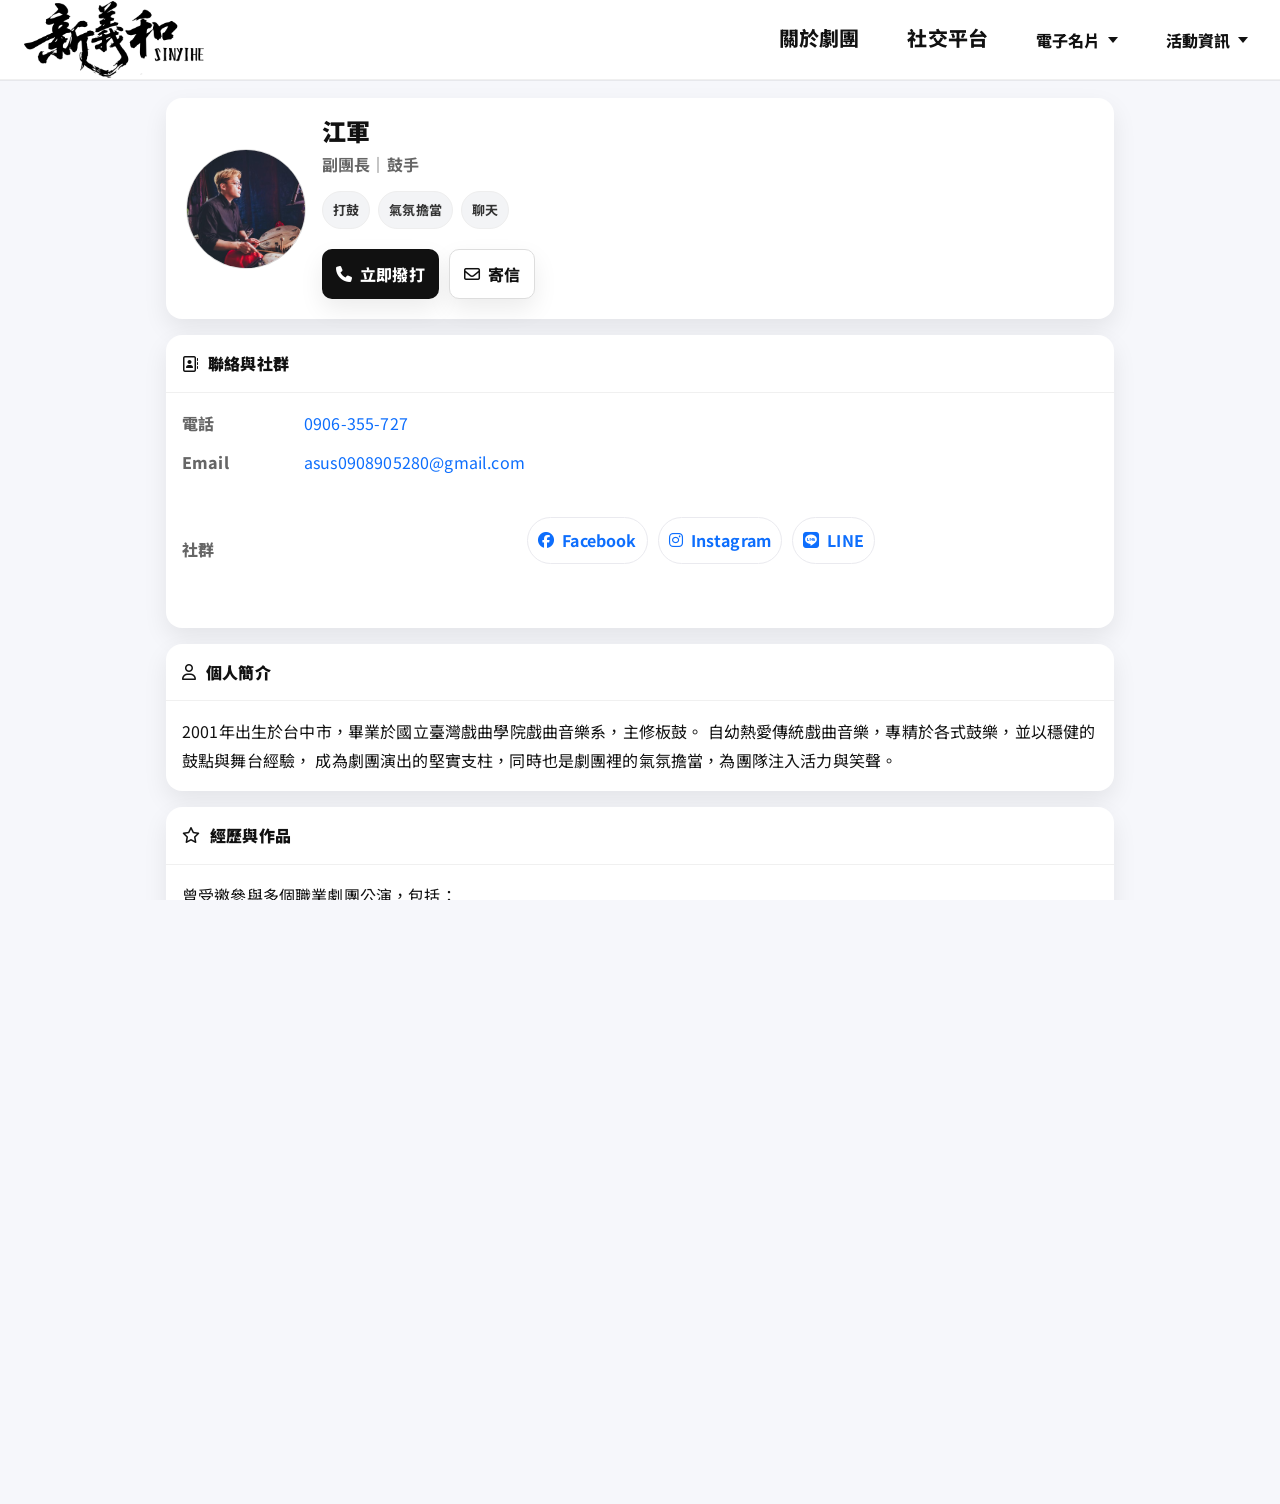
<file: syh/card_jiangjun.html>
<!DOCTYPE html>
<html lang="zh-TW">
<head>
  <meta charset="utf-8" />
  <title>江軍電子名片｜新義和歌劇團</title>
  <meta name="viewport" content="width=device-width, initial-scale=1, viewport-fit=cover" />

  <!-- 可共用你原本的字體與圖示（可留可刪） -->
  <link rel="preconnect" href="https://fonts.googleapis.com">
  <link rel="preconnect" href="https://fonts.gstatic.com" crossorigin>
  <link href="https://fonts.googleapis.com/css2?family=Dancing+Script&display=swap" rel="stylesheet">
  <link rel="stylesheet" href="https://cdnjs.cloudflare.com/ajax/libs/font-awesome/6.5.0/css/all.min.css">

  <!-- 若需要沿用整站樣式，保留這兩條；否則也能只用本頁的 <style> -->
  <link rel="stylesheet" href="./total.css">
  <link rel="stylesheet" href="./card.css">
  <!-- 1) 這一頁的正規網址（用你的正式網域） -->
  <link rel="canonical" href="https://syh8316.github.io/syh8316/syh/card_jiangjun.html">
  <!-- Favicon -->
  <link rel="icon" type="image/png" href="/syh8316/syh/favicon.png?v=1" sizes="32x32">
  <link rel="icon" type="image/png" href="/syh8316/syh/favicon.png?v=1" sizes="192x192">
  <link rel="apple-touch-icon" href="/syh8316/syh/favicon.png?v=1" sizes="180x180">
  <meta name="theme-color" content="#6b7f4a">
  <!-- 2) Open Graph：讓 FB/LINE 之類抓圖時指向正確大頭貼與頁面 -->
  <meta property="og:type" content="profile">
  <meta property="og:title" content="江軍｜新義和歌劇團">
  <meta property="og:description" content="新義和歌劇團 副團長。鼓手。">
  <meta property="og:url" content="https://syh8316.github.io/syh8316/syh/card_jiangjun.html">
  <meta property="og:image" content="https://syh8316.github.io/syh8316/syh/img/江軍.jpg">
  <meta property="og:image:alt" content="江軍的大頭照">
  <meta property="og:site_name" content="新義和歌劇團">

  <!-- 3) Twitter Card（可有可無，但建議） -->
  <meta name="twitter:card" content="summary_large_image">
  <meta name="twitter:title" content="江軍｜新義和歌劇團">
  <meta name="twitter:description" content="新義和歌劇團 副團長。鼓手。">
  <meta name="twitter:image" content="https://syh8316.github.io/syh8316/syh/img/江軍.jpg">

  <!-- 4) JSON-LD：Person + ImageObject，告訴搜尋引擎“這張圖就是這個人，這一頁是主頁” -->
  <script type="application/ld+json">
  {
    "@context": "https://schema.org",
    "@type": "Person",
    "name": "江軍",
    "jobTitle": "副團長｜鼓手",
    "affiliation": {
      "@type": ["Organization","PerformingGroup"],
      "name": "新義和歌劇團",
      "alternateName": ["歌劇團","歌仔戲劇團"]
    },
    "image": {
      "@type": "ImageObject",
      "contentUrl": "https://syh8316.github.io/syh8316/syh/img/江軍.jpg",
      "representativeOfPage": true,
      "caption": "江軍",
      "inLanguage": "zh-TW",
      "creditText": "新義和歌劇團"
    },
    "url": "https://syh8316.github.io/syh8316/syh/card_jiangjun.html",
    "mainEntityOfPage": "https://syh8316.github.io/syh8316/syh/card_jiangjun.html",
    "sameAs": [
      "https://www.facebook.com/share/1Ho4w7W3ha/?mibextid=wwXIfr",
      "https://www.instagram.com/syh.ot_1994?igsh=MXd6azF0ZWs0NHZkMQ%3D%3D&utm_source=qr",
      "https://lin.ee/jj6SE0T"
    ]
  }
  </script>

</head>
<body>
  <!-- 頁首 -->
  <header class="site-header">
    <h1 class="sr-only">新義和歌劇團</h1>
  
    <!-- Logo（點擊回首頁） -->
    <a href="home.html" title="回首頁：新義和歌劇團">
      <img
        src="https://syh8316.github.io/syh8316/syh/img/logo.png"
        alt="新義和歌劇團 標誌"
        width="320" height="320"
        loading="eager" fetchpriority="high"
        style="max-width:180px;height:auto"
      >
    </a>
  
    <!-- 漢堡按鈕 -->
    <button class="nav-toggle" id="navToggle"
            aria-controls="siteNav"
            aria-expanded="false"
            aria-label="開合導覽列">
      <span class="bar"></span>
      <span class="bar"></span>
      <span class="bar"></span>
    </button>
  
    <!-- 導覽列（統一） -->
    <nav class="site-nav" id="siteNav" role="navigation">
      <ul>
        <li><a href="home.html#about">關於劇團</a></li>
        <li><a href="home.html#social">社交平台</a></li>
  
        <!-- 電子名片 -->
        <li class="has-sub">
          <button class="nav-parent" type="button" aria-expanded="false">
            電子名片 <span class="caret" aria-hidden="true"></span>
          </button>
          <ul class="dropdown" role="menu" aria-label="電子名片清單">
            <li><a role="menuitem" href="card_jiangminchen.html">江敏琛(團長)</a></li>
            <li><a role="menuitem" href="card_jiangjun.html">江軍(副團長)</a></li>
            <li><a role="menuitem" href="card_zhengyuxiang.html">鄭聿翔(總務)</a></li>
            <li><a role="menuitem" href="card_linyiyan.html">林羿妍(行銷總監)</a></li>
          </ul>
        </li>
  
        <!-- 活動資訊 -->
        <li class="has-sub">
          <button class="nav-parent" type="button" aria-expanded="false">
            活動資訊 <span class="caret" aria-hidden="true"></span>
          </button>
          <ul class="dropdown" role="menu" aria-label="活動選單">
            <li><a role="menuitem" href="activities.html#latest">最新活動</a></li>
            <li><a role="menuitem" href="activities.html#history">活動紀錄</a></li>
            <li><a role="menuitem" href="activities.html#portfolio">作品集</a></li>
            <li><a role="menuitem" href="activities.html#album">相簿</a></li>
            <li><a role="menuitem" href="activities.html#peripheral">周邊資訊</a></li>
          </ul>
        </li>
      </ul>
    </nav>
  </header>

  <main class="wrap">

    <!-- ===== 第 1 位成員：把下列占位內容換成你自己的 ===== -->
    <section class="hero">
      <!-- 頭像：把 src 換成你的圖（建議 800x800） -->
      <figure class="avatar-wrap">
        <a href="https://syh8316.github.io/syh8316/syh/card_jiangjun.html">
          <img class="avatar"
               src="img/江軍.jpg"
               alt="新義和歌劇團 副團長 江軍"
               width="800" height="800"
               loading="eager" fetchpriority="high">
        </a>
        <figcaption class="sr-only">江軍</figcaption>
      </figure>

      <div class="person">
        <div class="name">江軍</div>
        <div class="title">副團長｜鼓手</div>

        <!-- 自訂關鍵字 -->
        <div class="tags">
          <span class="tag">打鼓</span>
          <span class="tag">氣氛擔當</span>
          <span class="tag">聊天</span>
        </div>

        <!-- 快速動作（可自行增減） -->
        <div class="actions">
          <!-- 電話：改成你的號碼 -->
          <a class="btn" href="tel:0906-355-727"><i class="fa-solid fa-phone"></i> 立即撥打</a>
          <!-- Email：改成你的信箱 -->
          <a class="btn secondary" href="https://mail.google.com/mail/?view=cm&fs=1&to=asus0908905280@gmail.com"><i class="fa-regular fa-envelope"></i> 寄信</a>
        </div>
      </div>
    </section>

    <!-- 聯絡資訊 -->
    <section class="card">
      <div class="hd"><i class="fa-regular fa-address-book"></i> 聯絡與社群</div>
      <div class="bd">
        <div class="list">
          <div class="kv">
            <div class="k">電話</div>
            <div class="v"><a href="tel:0906-355-727">0906-355-727</a></div>
          </div>
          <div class="kv">
            <div class="k">Email</div>
            <div class="v"><a href="https://mail.google.com/mail/?view=cm&fs=1&to=asus0908905280@gmail.com">asus0908905280@gmail.com</a></div>
          </div>
          <div class="kv">
            <div class="k">社群</div>
            <div class="v">
              <div class="social">
                <!-- 依需要保留 -->
                <a href="https://www.facebook.com/share/1Ho4w7W3ha/?mibextid=wwXIfr" target="_blank" rel="noopener"><i class="fa-brands fa-facebook"></i> Facebook</a>
                <a href="https://www.instagram.com/syh.ot_1994?igsh=MXd6azF0ZWs0NHZkMQ%3D%3D&utm_source=qr" target="_blank" rel="noopener"><i class="fa-brands fa-instagram"></i> Instagram</a>
                <a href="https://lin.ee/jj6SE0T" target="_blank" rel="noopener"><i class="fa-brands fa-line"></i> LINE</a>
              </div>
            </div>
          </div>
          <!-- 如果你要放 QR Code，就把 qrcode.png 放入 img/ 然後開啟這區塊 -->
          <!--
          <div class="kv">
            <div class="k">QR Code</div>
            <div class="v"><img src="img/qrcode_member1.png" alt="QR Code" style="max-width:180px;border:1px solid #eee;border-radius:10px;"></div>
          </div>
          -->
        </div>
      </div>
    </section>

    <!-- 個人簡介 -->
    <section class="card">
      <div class="hd"><i class="fa-regular fa-user"></i> 個人簡介</div>
      <div class="bd">
        <p>
          2001年出生於台中市，畢業於國立臺灣戲曲學院戲曲音樂系，主修板鼓。
          自幼熱愛傳統戲曲音樂，專精於各式鼓樂，並以穩健的鼓點與舞台經驗，
          成為劇團演出的堅實支柱，同時也是劇團裡的氣氛擔當，為團隊注入活力與笑聲。
        </p>
      </div>
    </section>

    <!-- 經歷／作品（可選） -->
    <section class="card">
      <div class="hd"><i class="fa-regular fa-star"></i> 經歷與作品</div>
      <div class="bd">
        <p>
          曾受邀參與多個職業劇團公演，包括：
        </p>
        <ul style="margin:0; padding-left:20px; line-height:1.8">
          <li>河洛歌仔戲團</li>
          <li>秀琴歌劇團</li>
          <li>明華園戲劇總團</li>
          <li>薪傳歌仔戲團</li> 
          <li>一心歌劇團</li> 
          <li>蘭陽戲劇團</li>
          <li>尚和歌劇團</li>
          <li>陳錫煌掌中劇團</li>
          <li>亦宛然掌中劇團</li>
        </ul>
        <p>
          多年累積演出經驗，能熟稔搭配戲曲唱腔與表演節奏，展現出兼具傳統與現代感的鼓樂風格。
        </p>
      </div>
    </section>

    <!-- 現任職務 -->
    <section class="card">
      <div class="hd"><i class="fa-regular fa-user"></i> 現任職務</div>
      <div class="bd">
        <ul style="margin:0; padding-left:20px; line-height:1.8">
          <li>新義和歌劇團｜副團長</li>
          <li>磐音製作｜鼓手</li>
        </ul>
      </div>
    </section>

  </main>
  <script>
  document.addEventListener('DOMContentLoaded', () => {
    const navToggle = document.getElementById('navToggle');
    const siteNav   = document.getElementById('siteNav');
    if (!navToggle || !siteNav) return;
  
    // ===== 漢堡抽屜 =====
    navToggle.addEventListener('click', () => {
      const open = siteNav.classList.toggle('is-open');
      navToggle.classList.toggle('is-active', open);
      navToggle.setAttribute('aria-expanded', open ? 'true' : 'false');
      document.body.classList.toggle('no-scroll', open);
      if (!open) collapseAll();
    });
  
    // 點任何連結就關抽屜＆子選單
    siteNav.querySelectorAll('a[href]').forEach(a => {
      a.addEventListener('click', () => {
        siteNav.classList.remove('is-open');
        navToggle.classList.remove('is-active');
        navToggle.setAttribute('aria-expanded', 'false');
        document.body.classList.remove('no-scroll');
        collapseAll();
      });
    });
  
    // 視窗放大回桌機：清乾淨
    window.addEventListener('resize', () => {
      if (window.innerWidth >= 769) {
        siteNav.classList.remove('is-open');
        navToggle.classList.remove('is-active');
        navToggle.setAttribute('aria-expanded', 'false');
        document.body.classList.remove('no-scroll');
        collapseAll();
      }
    });
  
    // ===== 下拉（手機點擊／桌機 hover + 可釘住）=====
    if (siteNav.dataset.subBound === '1') return; // 防重綁
    siteNav.dataset.subBound = '1';
  
    const subs = Array.from(siteNav.querySelectorAll('.has-sub'));
    const CLOSE_DELAY = 350;
  
    function collapseAll(except = null) {
      subs.forEach(li => {
        if (li === except) return;
        li.classList.remove('open', 'pinned');
        const p = li.querySelector('.nav-parent');
        if (p) p.setAttribute('aria-expanded', 'false');
        clearTimeout(li._closeTimer);
        li._closeTimer = null;
      });
    }
  
    subs.forEach(li => {
      const btn  = li.querySelector('.nav-parent');
      const menu = li.querySelector('.dropdown');
      if (!btn || !menu) return;
  
      btn.setAttribute('aria-haspopup', 'true');
      btn.setAttribute('aria-expanded', 'false');
  
      // 點擊：切換 pinned（桌機/手機都適用）
      btn.addEventListener('click', (e) => {
        e.preventDefault();
        e.stopPropagation();
        const willOpen = !li.classList.contains('open') || !li.classList.contains('pinned');
        if (willOpen) {
          collapseAll(li);
          li.classList.add('open', 'pinned');
          btn.setAttribute('aria-expanded', 'true');
        } else {
          li.classList.remove('open', 'pinned');
          btn.setAttribute('aria-expanded', 'false');
        }
      });
  
      // 滑動的安全延遲（避免手滑就關）
      const scheduleClose = () => {
        clearTimeout(li._closeTimer);
        li._closeTimer = setTimeout(() => {
          if (!li.classList.contains('pinned')) {
            li.classList.remove('open');
            btn.setAttribute('aria-expanded', 'false');
          }
        }, CLOSE_DELAY);
      };
      const cancelClose = () => {
        clearTimeout(li._closeTimer);
        li._closeTimer = null;
      };
  
      // 桌機 hover 開關 + 延遲收合
      li.addEventListener('mouseenter', () => {
        cancelClose();
        li.classList.add('open');
        btn.setAttribute('aria-expanded', 'true');
      });
      li.addEventListener('mouseleave', scheduleClose);
      menu.addEventListener('mouseenter', cancelClose);
      menu.addEventListener('mouseleave', scheduleClose);
    });
  
    // 點頁面空白處或按 ESC：全關
    document.addEventListener('click', (e) => {
      if (!siteNav.contains(e.target)) collapseAll();
    });
    document.addEventListener('keydown', (e) => {
      if (e.key === 'Escape') collapseAll();
    });
  
    // =====（可選）自動高亮目前頁的選單連結 =====
    const cur = location.pathname.split('/').pop();
    siteNav.querySelectorAll('a[href]').forEach(a => {
      const href = a.getAttribute('href') || '';
      if (href === cur || href.startsWith(cur + '#')) {
        a.classList.add('is-current');
        a.setAttribute('aria-current','page');
      }
    });
  });
  </script>

  <!-- 頁尾（可換成你的） -->
  <footer style="padding:28px 16px; text-align:center; color:#777;">
    © 新義和歌劇團
  </footer>
</body>
</html>
</file>
<file: syh/activities.css>
:root{
  --brand:#111827;       /* 品牌深色 */
  --accent:#b45309;      /* 強調色 */
  --bg:#0b0c0f;          /* 背景 */
  --card:#151922;        /* 卡片底 */
  --muted:#9ca3af;       /* 次要文字 */
  --ring:#374151;        /* 輔助線 */
  --text:#e5e7eb;        /* 主要文字 */
  --chip:#1f2937;        /* 標籤底色 */
  --radius:16px;
  --shadow:0 10px 30px rgba(0,0,0,.35);
}

/* Reset */
*{box-sizing:border-box}
html,body{margin:0;padding:0}
body{
  font-family:"Noto Sans TC",system-ui,-apple-system,"Segoe UI",Roboto,Arial,"PingFang TC","Microsoft JhengHei",sans-serif;
  color:var(--text);
  background:radial-gradient(1200px 400px at 70% -10%, #1b2534 0%, #0b0c0f 50%, #0b0c0f 100%) fixed;
}

/* Layout */
.container{width:min(1080px,92%);margin-inline:auto}
.site-header{
  position:sticky;top:0;z-index:50;
  backdrop-filter:saturate(180%) blur(10px);
  background:rgba(11,12,15,.7);
  border-bottom:1px solid #111418;
}

.head-wrap{display:flex;align-items:center;gap:20px;min-height:64px}

/* 左上角圖片 logo（取代文字） */
.brand{
  display:inline-flex; align-items:center;
  color:#fff; text-decoration:none; font-weight:700; letter-spacing:.5px;
  padding:.3rem .5rem; border-radius:10px;
  background:linear-gradient(135deg,#111827,#0b0c0f); border:1px solid #222;
}
.brand-logo{ height:40px; width:auto; display:block; }
.brand-logo.invert{ filter: invert(1) brightness(1.05) contrast(1.05); }

.subnav{margin-left:auto;display:flex;gap:.25rem;flex-wrap:wrap}
.subnav-link{
  color:var(--text);text-decoration:none;padding:.45rem .8rem;border-radius:999px;
  border:1px solid transparent;transition:.2s;
}
.subnav-link:hover{border-color:var(--ring);background:#0f1420}
.subnav-link.active{background:linear-gradient(135deg,#1f2937,#111827);border-color:#2b3342}

/* Hero / Filters */
.hero{padding:32px 0;border-bottom:1px solid #111418}
.hero h1{margin:.2rem 0;font-size:2rem}
.hero-sub{color:var(--muted);margin:.2rem 0 1rem}

.filters{
  display:flex; align-items:center; gap:12px; flex-wrap:wrap;
}
.search,.tag-filter{
  background:#0f1420;border:1px solid #1b2230;color:var(--text);
  border-radius:12px;padding:.6rem .8rem;outline:none;
}
.search{
  flex:1 1 420px; min-width:260px; max-width:720px;
}
.tag-filter{ flex:0 0 180px; min-width:160px; }
.search:focus,.tag-filter:focus{border-color:#2b3342}

/* 日期篩選欄位 */
.date-input{
  background:#0f1420; border:1px solid #1b2230; color:var(--text);
  border-radius:12px; padding:.45rem .6rem; outline:none;
  min-width: 150px;
}
.date-input:focus{ border-color:#2b3342; }
.date-sep{ opacity:.75; margin:0 4px; }

/* Panels / 空狀態 */
.panel{padding:28px 0}
.panel-title{font-size:1.4rem;margin:0 0 12px}
.empty{color:var(--muted);padding:1rem 0}

/* Cards (最新活動) */
.card-grid{display:grid;grid-template-columns:repeat(1,1fr);gap:16px}
@media (min-width:640px){.card-grid{grid-template-columns:repeat(2,1fr)}}
@media (min-width:980px){.card-grid{grid-template-columns:repeat(3,1fr)}}
.card{
  background:linear-gradient(180deg,#151922,#0e1118);
  border:1px solid #1c2331;border-radius:var(--radius);overflow:hidden;box-shadow:var(--shadow);
}
.card img{width:100%;height:180px;object-fit:cover;display:block}
.card-body{padding:14px}
.card-title{margin:.2rem 0 .4rem;font-size:1.1rem}
.card-meta{margin:.15rem 0;color:var(--muted);font-size:.92rem}
.card-desc{margin:.4rem 0 .6rem;color:#cfd6df}
.card-tags,.chips{display:flex;gap:.35rem;flex-wrap:wrap;margin:.25rem 0}
.chip{
  display:inline-flex;align-items:center;gap:.35rem;padding:.2rem .5rem;
  font-size:.82rem;background:var(--chip);border:1px solid #283241;border-radius:999px;color:#cfe0ff;
}
.card-actions{display:flex;gap:.5rem;flex-wrap:wrap;margin-top:.6rem}
.btn{
  appearance:none;border:1px solid #2a3445;background:#0f1420;color:#e2e8f0;
  padding:.45rem .8rem;border-radius:10px;cursor:pointer;text-decoration:none;transition:.2s;
}
.btn:hover{border-color:#3a465b;background:#131a27}
.btn.primary{
  background:linear-gradient(135deg,#b45309,#d97706);border-color:#8a3e07;color:#111;
}
.btn.primary:hover{filter:saturate(110%)}

/* Timeline (活動紀錄) */
.timeline{position:relative;margin-left:12px;padding-left:18px;border-left:2px dashed #263043}
.time-item{position:relative;margin:18px 0 26px}
.time-dot{
  position:absolute;left:-10px;top:.3rem;width:14px;height:14px;border-radius:50%;
  background:linear-gradient(135deg,#64748b,#94a3b8);border:2px solid #0b0c0f;
}
.time-content{
  background:linear-gradient(180deg,#0f1420,#0b0e16);border:1px solid #1b2230;border-radius:14px;
  padding:12px 14px;box-shadow:var(--shadow);
}
.time-date{display:inline-block;color:#cbd5e1;margin-bottom:.25rem}
.time-title{margin:.15rem 0 .35rem;font-size:1.05rem}

/* Masonry (作品集 / 相簿 / 周邊) */
.masonry{columns:1;column-gap:16px}
@media (min-width:768px){.masonry{columns:2}}
@media (min-width:1080px){.masonry{columns:3}}
.masonry-item{
  display:block;break-inside:avoid;background:linear-gradient(180deg,#151922,#0e1118);
  border:1px solid #1c2331;border-radius:var(--radius);box-shadow:var(--shadow);
  margin:0 0 16px;overflow:hidden;
}
.masonry-item img{width:100%;height:auto;display:block}
.masonry-item figcaption{padding:12px}
.masonry-item h3{margin:.2rem 0 .3rem;font-size:1.05rem}
.masonry-item p{margin:.2rem 0;color:var(--muted)}

/* Dialog（詳情視窗）——關閉時隱藏，開啟時置中 */
.event-dialog:not([open]){ display:none !important; }     /* 關閉＝完全隱藏（解殘影） */
.event-dialog[open]{
  display:flex; position:fixed; top:50%; left:50%; transform:translate(-50%,-50%);
  width:min(900px,92vw); max-height:86vh; margin:0; padding:0;
  border:none; border-radius:16px; background:#0c111a; color:var(--text);
  box-shadow:0 40px 120px rgba(0,0,0,.6); flex-direction:column;
}
.event-dialog::backdrop{ background:rgba(0,0,0,.55); }   /* 透明度修正為 .55 */

.event-dialog .dialog-body{
  padding:16px; overflow:auto; max-height:calc(86vh - 32px);
}
/* 右上角關閉鈕（支援舊 class .close 與新 .dlg-close） */
.event-dialog .close,
.event-dialog .dlg-close{
  position:absolute; right:8px; top:8px;
  border:1px solid #1b2230; background:#0f1420; color:#cbd5e1;
  border-radius:10px; padding:.35rem .55rem; cursor:pointer; z-index:2;
}
.event-dialog .close:hover,
.event-dialog .dlg-close:hover{ background:#131a27; border-color:#3a465b; }

/* 詳情內容 */
.dialog-body{padding:16px}
.detail{display:grid;grid-template-columns:1fr;gap:14px}
.detail-cover{width:100%;height:auto;border-radius:12px;border:1px solid #1b2230}
.detail-info h3{margin:.2rem 0 .4rem}
.detail-desc{margin:.5rem 0;color:#d6dde7}
.detail-actions{display:flex;gap:.5rem;flex-wrap:wrap}
@media (min-width:860px){
  .detail{grid-template-columns:1.1fr 1fr;align-items:start}
}

/* 相簿區 */
.gallery-title{ margin:12px 0 8px; font-size:1.05rem; color:#e5e7eb; }
.gallery-grid{
  display:grid; grid-template-columns:repeat(auto-fill, minmax(160px,1fr));
  gap:10px; margin-bottom:6px;
}
.gallery-grid a{ display:block; border-radius:10px; overflow:hidden; }
.gallery-grid img{
  width:100%; height:100%; object-fit:cover; display:block;
  border:1px solid #1b2230; transition:transform .2s ease;
}
.gallery-grid a:hover img{ transform:scale(1.02); }

/* 影片區塊（mp4 / 內嵌） */
.detail-video{
  width:100%; max-height:70vh; border:1px solid #1b2230; border-radius:12px;
  display:block; background:#0b0c0f;
}
.video-embed{
  position:relative; width:100%; aspect-ratio:16/9;
  border:1px solid #1b2230; border-radius:12px; overflow:hidden; background:#0b0c0f;
}
.video-embed iframe{ position:absolute; inset:0; width:100%; height:100%; display:block; }

/* Lightbox（全螢幕看圖） */
.lightbox{
  position:fixed; inset:0; display:grid; place-items:center;
  background:rgba(0,0,0,.8); z-index:1000;
}
.lightbox[hidden]{ display:none; }
.lb-img{
  max-width:92vw; max-height:82vh; border-radius:12px; border:1px solid #1b2230; background:#0b0c0f;
}
/* 擴大左右箭頭可點區，避免誤點關閉 */
.lb-prev, .lb-next{
  position:absolute; top:0; bottom:0; width:min(22vw,280px);
  border:none; background:transparent; color:#e5e7eb; font-size:2rem; line-height:1;
  cursor:pointer; z-index:10;
}
.lb-prev{ left:0; } .lb-next{ right:0; }
.lb-prev:hover, .lb-next:hover{ background:rgba(0,0,0,.12); }
.lb-close{
  position:absolute; top:10px; right:10px;
  border:1px solid #1b2230; background:#0f1420; color:#e5e7eb;
  border-radius:10px; padding:.4rem .6rem; cursor:pointer; font-size:1rem;
}
.lb-counter{
  position:absolute; bottom:10px; left:50%; transform:translateX(-50%);
  background:rgba(15,20,32,.8); border:1px solid #1b2230;
  padding:.25rem .5rem; border-radius:8px; font-size:.9rem; color:#e5e7eb;
}

/* 作品集／周邊：外部影片縮圖卡（不內嵌） —— 合併清掉重複宣告 */
.video-grid{
  display:grid; grid-template-columns:repeat(auto-fill, minmax(260px,1fr)); gap:14px;
}
.video-link{
  position:relative; display:block; width:100%; aspect-ratio:16/9;
  border:1px solid #1b2230; border-radius:12px; overflow:hidden;
  background:linear-gradient(180deg,#151922,#0e1118); text-decoration:none;
}
.video-link.has-thumb img{
  position:absolute; inset:0; width:100%; height:100%; object-fit:cover; filter:brightness(.86);
}
.vl-center{
  position:absolute; inset:0; display:flex; align-items:center; justify-content:center;
  gap:.6rem; font-weight:600; color:#e5e7eb; text-shadow:0 1px 2px rgba(0,0,0,.6);
}
.vl-play{ font-size:2.2rem; line-height:1; }
.video-link:hover{ outline:2px solid #2b3342; }

/* 列表（注意事項） */
.list { margin: 0 0 1rem 1.25rem; line-height: 1.7; }
.list li { margin: .25rem 0; }

/* Quick actions / 篩選列 */
.quick-actions{ display:flex; flex-wrap:wrap; gap:10px; margin-top:14px; }
.quick-actions .btn{ text-decoration:none; }
.filter-row{ display:flex; flex-wrap:wrap; align-items:center; gap:12px; margin-top:10px; }
.filter-row label{ font-weight:600; }
.filter-row select{
  min-width:180px; padding:8px 10px; border-radius:8px; border:1px solid #ccc; background:#fff;
}

/* Quick actions：目前分頁高亮 */
.quick-actions .qa-tab.is-active,
.quick-actions .qa-tab[aria-current="page"]{
  background:linear-gradient(135deg,#2563eb,#22d3ee);
  border-color:#1e40af; color:#fff; font-weight:700;
  box-shadow:0 6px 16px rgba(34,211,238,.35);
}

/* Footer */
.site-footer{border-top:1px solid #111418;margin-top:28px}
.site-footer .container{padding:22px 0;color:var(--muted)}

/* A11y */
.sr-only{position:absolute;width:1px;height:1px;padding:0;margin:-1px;overflow:hidden;clip:rect(0,0,0,0);white-space:nowrap;border:0}

/* 修正篩選選單在白底上的字色 */
.filter-row select { 
  color: #111 !important;     /* 黑色字 */
  background: #fff;           /* 你原本就有設定白底，保留 */
}

/* 有些系統會用 option 的顏色，保險一起設 */
.filter-row select option { 
  color: #111; 
}

/* Pagination */
.pagination{
  margin: 14px 0 4px;
  display:flex;
  flex-wrap:wrap;
  gap:6px;
  align-items:center;
  justify-content:flex-end;
  font-size:.9rem;
}

.page-btn{
  min-width: 2rem;
  height: 2rem;
  padding:0 .5rem;
  border-radius:999px;
  border:1px solid var(--ring);
  background:#0f1420;
  color:var(--text);
  cursor:pointer;
  font:inherit;
  display:inline-flex;
  align-items:center;
  justify-content:center;
  transition:.15s;
}
.page-btn:hover{
  border-color:#4b5563;
  background:#131a27;
}
.page-btn.is-active{
  background:var(--accent);
  border-color:var(--accent);
  color:#111827;
  font-weight:600;
}
.page-btn[disabled]{
  opacity:.4;
  cursor:default;
}
</file>
<file: syh/total.css>
/* ====== ⬇ total.css（原樣保留） ⬇ ====== */
@import url('https://fonts.googleapis.com/css2?family=Noto+Sans+TC:wght@400;500;600;700;800;900&display=swap');
/* 字體變數：書法優先，後面是各系統常見楷體做備援 */
:root{
  /* mac / Windows / 其它系統的中文備援字體，確保全覆蓋 */
  --font-ui: "Noto Sans TC",
             "PingFang TC", "Heiti TC", "Microsoft JhengHei",
             "Noto Sans CJK TC", /* 思源黑體 */
             system-ui, -apple-system, "Segoe UI", Arial, sans-serif;
}
/* 全站用 Noto Serif TC（襯線／明體，跟預設黑體差很多） */
html, body{
  font-family: "Noto Serif TC", "Noto Sans TC",
               "PingFang TC", "Microsoft JhengHei",
               "Noto Sans CJK TC", serif !important;
  line-height: 1.8;
  letter-spacing: .01em;
}
/* 導覽列的粗細微調（Noto Serif 也有粗體可用） */
.site-header{
  position: fixed; top: 0; left: 0; right: 0;
  z-index: 1200;
}

img, svg, video { max-width: 100%; height: auto; display: block; }
figure { margin: 0; }

/*全域樣式設定 避免排版跑掉*/
*{
    margin: 0;
    padding: 0;
    box-sizing: border-box;
}

/*標題設定*/
/* 版頭條 */
:root{
  --header-h: 80px;                         /* 導覽列高度 */
  --header-bg: rgba(255,255,255,.9);        /* 白底、可帶點透明 */
  --header-ink: #111;                       /* 文字顏色（黑） */
  --header-blur: 8px;                       /* 背景模糊，可要可不要 */
}
/* 固定在頂端 + 白底黑字 */
.site-header{
  position: fixed; top: 0; left: 0; right: 0;
  height: var(--header-h); z-index: 1000;

  display: flex; align-items: center; justify-content: space-between;
  padding: 0 24px;

  background: var(--header-bg);
  backdrop-filter: blur(var(--header-blur));
  -webkit-backdrop-filter: blur(var(--header-blur));
  border-bottom: 1px solid rgba(0,0,0,.06);   /* 細線分隔 */
  box-shadow: 0 2px 12px rgba(0,0,0,.06);
  color: var(--header-ink);
}
/* 深色主題時的 hover 顏色（可調） */
.site-header nav a:hover{
  color: #d1d5db;              /* 或用 var(--accent) 想更醒目就改這個 */
}
/* 讓內容不被固定 header 壓住 */
body{ padding-top: var(--header-h); }
/* Logo（沿用你的圖） */
.brand{
  width: 240px; height: 64px; margin: 0;
  background: url("./img/logo.png") no-repeat left center / contain;
  color: transparent;
}
.brand__text{ position: absolute; left: -10000px; }
/* 導覽列：白底黑字 */
.site-header nav ul{
  list-style: none; display: flex; gap: 32px;
  margin: 0; padding: 0; align-items: center;
}
.site-header nav a{
  color: var(--header-ink);
  text-decoration: none;
  font-weight: 800; font-size: 20px; line-height: 1;
  padding: 10px 8px;
}

/* 錨點跳轉不被固定列擋住 */
section[id]{ scroll-margin-top: calc(var(--header-h) + 8px); }

/*簡介設定*/
.about {
    background-color: antiquewhite;
    color: white;
    min-height: 92vh;
    background-repeat: no-repeat;
    background-color: cover;
    background-position: center;
    display: flow-root;
    background-image: url("img/背景.jpg");
    background-repeat: no-repeat;
    background-position: 50% var(--aboutY, 60%);
    background-size: cover;      /* ← 原本寫成 background-color: cover; 把它改成這行 */
    display:flex;
    flex-direction: column;
    align-items: center;
    justify-content: center;
    position: relative;
}
/* 半透明遮罩：絕對定位 + 四邊貼齊 */
.about::before{
  content:""; position:absolute; inset:0;
  background: rgba(0,0,0,.55);
}
.about > *{ position:relative; z-index:1; margin:12px 0; }
.about > :last-child{ margin-bottom:0; }  /* 保險 */
.about h2 {
    font-size: 35px;
    color: #ffffff;
}
.about p {
    font-size: 24px;
    color: #ffffff;
    margin: 12px 0;
    text-align: center;  /* 水平置中 */
}


/*歷代人物設定*/
/* 容器：三欄並排，標題佔滿一列 */
.history{
  --gap: 24px;                                   /* 卡片間距 */
  --card-w: clamp(260px, 28vw, 360px);           /* 卡片寬度：隨螢幕縮放 */
  --card-ratio: 3 / 4;                           /* ✅ 你喜歡的比例（修長） */

  width: min(92%, var(--container, 1080px));
  margin-inline: auto;

  display: grid;
  grid-template-columns: repeat(3, 1fr);
  gap: var(--gap);
  padding-inline: var(--gap);                    /* 左右邊距 = 間距 */
  justify-items: center;                         /* 每欄的卡片居中 → 第二張剛好在正中 */
  align-items: start;
}
.history h2{
  grid-column: 1 / -1;      /* 讓標題跨滿整列 */
  margin: 0 0 12px;
  text-align: center;
}
/* 單一卡片 */
.person-card{
  width: var(--card-w);                          /* 固定卡片寬度 */
  max-width: 100%;
  aspect-ratio: var(--card-ratio);               /* ← 3:4 */
  max-height: 360px;                             /* 上限避免太長，可調 */
  position: relative;
  overflow: hidden;
  border-radius: 12px;
  box-shadow: 0 10px 24px rgba(0,0,0,.18);
  cursor: pointer;
}
/* 圖片 */
.person-card img{
  width: 100%;
  height: 100%;
  object-fit: cover;
  object-position: center 20%;                    /* 臉部略往上，可依照片調 */
  display: block;
  transition: transform .45s ease, filter .45s ease;
}
/* 介紹文字（覆蓋層） */
.person-card .caption{
  position: absolute;
  left: 0; 
  right: 0; 
  bottom: 0;
  padding: 12px 14px;
  color: #fff;
  background: linear-gradient(to top, rgba(0,0,0,.72), rgba(0,0,0,.18));
  transform: translateY(100%);
  opacity: 0;
  transition: transform .3s ease, opacity .3s ease;
  pointer-events: none;      /* 不擋滑鼠 */
  font-size: 16px;
}
/* Hover：只影響自己這張 */
.person-card:hover img{
  transform: scale(1.06) rotate(-1.5deg);
  filter: brightness(.92);
}
.person-card:hover .caption{
  transform: translateY(0);
  opacity: 1;
}

/* 讓整張人物卡都是可點的區域，維持原本 hover 效果 */
.person-card .person-link{
  display: block;
  width: 100%;
  height: 100%;
  text-decoration: none;   /* 不要底線 */
  color: inherit;          /* 承襲文字色 */
  position: relative;      /* 保持 caption 絕對定位的參考 */
}

/* 鍵盤可及性：聚焦時給一圈淡淡外框 */
.person-card .person-link:focus-visible{
  outline: 3px solid rgba(0,0,0,.35);
  outline-offset: 3px;
  border-radius: 12px;
}

/* 保留你原本的 hover 動畫（link 也算 hover 範圍） */
.person-card:hover img,
.person-card .person-link:hover img{
  transform: scale(1.06) rotate(-1.5deg);
  filter: brightness(.92);
}
.person-card:hover .caption,
.person-card .person-link:hover .caption{
  transform: translateY(0);
  opacity: 1;
}

/*結語設定*/
/* 圖左／文右 */
.conclusion{
  display: grid;
  grid-template-columns: minmax(320px, 40%) 1fr; /* 左圖右文 */
  gap: 24px;
  width: min(92%, 1080px);
  margin-inline: auto;
  align-items: center;
}
.conclusion-media{
  margin: 0;
  width: 100%;                /* ❗️取代舊的 width: fit-content */
  justify-self: center;
  display: flex;
  flex-direction: column;
  align-items: center;
}
.conclusion-media img{
  display: block;
  width: 100%;                /* 圖片吃滿左欄 */
  height: auto;
  object-fit: cover;          /* 可用 contain 看你喜歡 */
  border-radius: 10px;
  box-shadow: 0 10px 24px rgba(0,0,0,.12);
}
.conclusion .tagline{
  margin-top: 8px;
  text-align: center;
}
.conclusion-text{
  display: flex;
  flex-direction: column;
  gap: 12px;
}
/* 表單標題 */
/* 聯絡區塊 Title + 副標 */
#contact{
  padding-block: 16px;          /* 區塊上下留白 */
  scroll-margin-top: 80px;      /* 錨點跳轉時不被導覽列蓋住（可留） */
}
#contact h2{
  text-align: center;           /* 置中 */
  font-size: clamp(24px, 2.6vw, 32px);
  font-weight: 800;
  letter-spacing: .5px;
  margin: 0 0 8px;
  color: var(--ink);            /* 深灰主字色 */
}
/* 在標題底下加一條細線，微強調 */
#contact h2::after{
  content:"";
  display:block;
  width: 72px;
  height: 3px;
  margin: 8px auto 0;
  background: var(--brand-2);   /* 你的灰色 #777 */
  border-radius: 2px;
}
/* 只針對標題後的第一段副標（讓我們合作 ❤） */
#contact > p:first-of-type{
  text-align: center;
  color: var(--muted);          /* 次要文字色 */
  font-size: 16px;
  margin: 4px 0 18px;
  line-height: 1.6;
}

/* 表單 */
.form {
  width: min(560px, 92%);
  margin: 12px auto 28px;
}
.form input,
.form textarea,
.form button {
  width: 100%;
  font-size: 16px;
  padding: 15px;
  border: 1px solid #ccc;
  box-sizing: border-box;
  border-radius: 6px;
}
.form input,
.form textarea { margin-bottom: 15px; }
.form textarea { resize: vertical; min-height: 140px; }

.form button {
  border: none;
  background: #000;
  color: #fff;
  font-weight: 700;
  cursor: pointer;
}
.form button:hover { opacity: .85; }

/* 社群圓形按鈕 */
.social {                       /* ← 原本是 .social-links */
  display: flex;
  justify-content: center;
  gap: 24px;
  padding: 28px 0 48px;
}
.social .icon {                 /* ← 原本是 .social-links .icon */
  background: #000000;
  color: #fff;
  width: 92px;
  height: 92px;
  border-radius: 50%;
  display: grid;
  place-items: center;
  font-size: 38px;
  transition: background-color .25s ease, transform .25s ease;
}
.social .icon:hover {
  background: #5d5c5b;
  transform: translateY(-2px);
}
/* 你的 class 用哪個就寫哪個 (.social 或 .social-links) */
.social .icon,
.social-links .icon{
  text-decoration: none;      /* 移除底線 */
}
.social .icon:hover,
.social-links .icon:hover{
  text-decoration: none;      /* 滑過也不要底線 */
}

/*聯絡資訊設定*/
.site-footer{
  background:#000;
  color:#b7b7b7;
  padding:12px 0;
  font-size:14px;
}
/* 一行：左邊標題 + 右邊三項；整塊置中 */
.footer-line{
  display:flex;
  justify-content:center;     /* 讓整排置中 */
  align-items:baseline;       /* ← 與「團」同一基線，視覺上下對齊 */
  gap:16px;
  white-space:nowrap;         /* 不換行 */
}
/* 標題與內容同字級/行高，邊緣自然對齊 */
.footer-title{
  margin:0;
  color:#fff;
  font-size:14px;
  line-height:1.3;
}
.footer-info{
  display:flex;
  gap:24px;                   /* 三項之間的距離 */
}
.footer-info p{
  margin:0;
  font-size:14px;
  line-height:1.3;
  text-align:left;
}
/* 連結顏色 */
.site-footer a{
  color:#fff;
  text-decoration:underline;
}
.site-footer a:hover{ color:#ddd; }

/* ============ 行動版漢堡選單 ============ */
/* —— 漢堡按鈕 —— */
.nav-toggle{
  display: none;              /* 桌機隱藏，手機顯示 (見媒體查詢) */
  width: 44px; height: 44px;
  border: 0; background: none; padding: 0;
  position: relative;
  cursor: pointer;
  z-index: 1300;              /* 高於 .site-nav，確保可點到 */
}
.nav-toggle .bar{
  position: absolute;
  left: 10px; right: 10px;
  height: 2px; background: #111;
  border-radius: 1px;
  transition: transform .25s, opacity .25s, top .25s;
}
.nav-toggle .bar:nth-child(1){ top: 14px; }
.nav-toggle .bar:nth-child(2){ top: 21px; }
.nav-toggle .bar:nth-child(3){ top: 28px; }
/* 變成 X 的動畫 */
.nav-toggle.is-active .bar:nth-child(1){ transform: translateY(7px) rotate(45deg); }
.nav-toggle.is-active .bar:nth-child(2){ opacity: 0; }
.nav-toggle.is-active .bar:nth-child(3){ transform: translateY(-7px) rotate(-45deg); }

/* 桌機維持橫排 */
.site-nav ul{ list-style:none; margin:0; padding:0; display:flex; gap:32px; }
/* ========================================== */
/* ==== 強制移除任何測試用浮條（所有尺寸） ==== */
html::before,
html::after,
body::before,
body::after,
#mobile-badge,
.mobile-badge,
.debug-badge,
.dev-badge,
.mobile-css-badge,
[data-debug-badge] {
  content: none !important;
  display: none !important;
  visibility: hidden !important;
  opacity: 0 !important;
  pointer-events: none !important;
}
/* ========================================== */
/* ===== Scroll Reveal (淡入 + 位移/縮放/模糊) ===== */
.reveal{
  opacity: 0;
  transform: translateY(16px);
  transition: opacity .6s ease, transform .6s ease;
  will-change: opacity, transform;
}
.reveal.is-visible{ opacity: 1; transform: none; }
.reveal--left  { transform: translateX(-24px); }
.reveal--right { transform: translateX( 24px); }
.reveal--up    { transform: translateY( 24px); }
.reveal--down  { transform: translateY(-24px); }
.reveal--left.is-visible,
.reveal--right.is-visible,
.reveal--up.is-visible,
.reveal--down.is-visible{ transform: none; }

/* 交錯群組 */
.reveal-stagger > *{ /* 由 JS 動態加 .reveal，這裡無需特別規則 */ }
/* ========================================== */
/* 右下角解鎖播放鈕（黑底白字） */
.bgm-unlock{
  position: fixed;
  right: 16px; bottom: 16px;
  padding: 10px 14px;
  border: 0; border-radius: 999px;
  background: #000; color: #fff;
  font-size: 14px; line-height: 1;
  box-shadow: 0 10px 24px rgba(0,0,0,.22);
  cursor: pointer; z-index: 1500;
  transition: transform .2s ease, opacity .2s ease;
  pointer-events: auto;
}
.bgm-unlock:hover{ transform: translateY(-1px); }
.bgm-unlock[hidden]{ display: none !important; }
/* ========================================== */
/* ===== 進場淡出覆蓋層（全螢幕照片 → 淡出） ===== */
#splash-overlay{
  position: fixed;
  inset: 0;
  z-index: 9999;
  background: #000;
  display: grid;
  place-items: center;
  overflow: hidden;
}
#splash-overlay > img{
  width: 100vw; height: 100vh;
  object-fit: cover; object-position: center;
  display: block;
}
#splash-overlay.is-fading{ animation: splash-fade-out 0.8s ease forwards; }
@media (prefers-reduced-motion: reduce){
  #splash-overlay{ display: none !important; }
}
@keyframes splash-fade-out{
  from { opacity: 1; }
  to   { opacity: 0; visibility: hidden; }
}
/* ========================================== */
/* ============ 手機版（≤ 768px） ============ */
@media (max-width: 768px){
  /* Header 尺寸微調 */
  :root{ --header-h: 68px; }
  .site-header{ padding: 0 16px; }
  .brand{ width: 190px; height: 52px; }
  /* 歷代人物：單欄直排 */
  .history{
    display: grid !important;
    grid-template-columns: 1fr !important;
    gap: 18px;
    padding-inline: 16px;
    justify-items: center;
    align-items: start;
  }

  /* 結語：圖上文下（你已經是 flex，但再保險一下） */
  .conclusion{
    display: flex !important;
    flex-direction: column !important;
    align-items: center !important;
    gap: 14px !important;
    width: min(94%, 1080px) !important;
    padding-block: 18px !important;
  }
  .conclusion > *{
    flex: 0 0 100% !important;
    max-width: 100% !important;
  }
  .conclusion-media{
    order: 0 !important;
    width: 100% !important;
    display: flex !important;
    justify-content: center !important;
  }
  .conclusion-media img{
    width: 100% !important;
    height: auto !important;
    display: block !important;
    border-radius: 10px !important;
  }
  .conclusion .tagline{
    text-align: center !important;
    margin-top: 6px !important;
  }
  .conclusion-text{
    order: 1 !important;
    display: flex !important;
    flex-direction: column !important;
    gap: 16px !important;
  }
  /* 抽屜本體 */
  .nav-toggle{ display:block; }
  .site-nav{
    position: fixed;
    left:0; right:0;
    top: var(--header-h, 68px);
    background: var(--header-bg, rgba(255,255,255,.95));
    -webkit-backdrop-filter: blur(var(--header-blur, 8px));
    backdrop-filter: blur(var(--header-blur, 8px));
    border-bottom: 1px solid rgba(0,0,0,.06);
    box-shadow: 0 8px 24px rgba(0,0,0,.12);
    max-height: calc(100dvh - var(--header-h, 68px));
    overflow: auto;
    transform: translateY(-10px);
    opacity: 0; visibility: hidden; pointer-events: none;
    transition: transform .25s ease, opacity .25s ease, visibility .25s ease;
    z-index: 1050;

    /* 隱藏捲軸外觀（仍可滑動） */
    -ms-overflow-style: none; scrollbar-width: none;
  }
  .site-nav::-webkit-scrollbar{ display: none; }
  .site-nav.is-open{
    transform: translateY(0);
    opacity: 1; visibility: visible; pointer-events: auto;
  }

  /* 手機：改直向 + 交叉軸置中 → 解決收合時「看起來歪」 */
  .site-nav ul{
    flex-direction: column;
    gap: 10px;
    padding: 14px 18px 16px;
    align-items: center;                 /* 交叉軸置中（關鍵） */
  }
  .site-nav ul > li{
    display: flex; justify-content: center;
    width: 100%;
  }

  /* 所有連結滿寬區塊，但內容置中 */
  .site-nav a{
    display:block;
    padding:10px 2px;
    font-size:18px;
    color: var(--header-ink, #111);
    text-decoration:none;
    text-align: center;                  /* 內容置中 */
  }
  .site-nav a:hover{ color:#444; }

  /* 展開時避免背景滾動 */
  body.no-scroll{ overflow:hidden; }
/* ========================================== */
  .bgm-unlock{ right: 12px; bottom: 12px; font-size: 13px; }
}
/* ========================================== */
/* 屏幕閱讀器專用（無障礙） */
.sr-only{
  position:absolute !important;
  width:1px;height:1px;
  padding:0;margin:-1px;
  overflow:hidden;clip:rect(0,0,0,0);white-space:nowrap;border:0;
}
/* ========================================== */
/* 保證可捲動 */
html, body { overflow-y: auto; }

/* about 的遮罩只做視覺，不吃事件 */
.about::before { pointer-events: none; }

/* 手機展開選單時才鎖捲動；桌機一律不鎖 */
@media (max-width: 768px){ body.no-scroll { overflow: hidden; } }
@media (min-width: 769px){ body.no-scroll { overflow: auto !important; } }

/* 抽屜選單收起時不吃事件，展開才吃 */
@media (max-width: 768px){
  .site-nav         { pointer-events: none; }
  .site-nav.is-open { pointer-events: auto; }
}
/* ========================================== */
/* ============ 下拉選單（桌機：hover；手機：手風琴） ============ */
.site-nav .has-sub { position: relative; }
.site-nav .nav-parent{
  appearance: none; border: 0; background: transparent; cursor: pointer;
  font: inherit; color: var(--header-ink, #111); font-weight: 800; line-height: 1;
  padding: 10px 8px; display: inline-flex; align-items: center; gap: 6px;
}
.site-nav .nav-parent:focus-visible{ outline: 2px solid #999; border-radius: 6px; }

/* 小箭頭 */
.site-nav .caret{
  display:inline-block; width: 0; height: 0; margin-left: 2px;
  border-left: 5px solid transparent; border-right: 5px solid transparent;
  border-top: 6px solid currentColor; transition: transform .2s ease;
}
.site-nav .has-sub.open > .nav-parent .caret{ transform: rotate(180deg); }

/* 子選單（桌機基礎：絕對定位、預設隱藏） */
.site-nav .dropdown{
  list-style: none; margin: 0; padding: 8px 0;
  background: var(--header-bg, rgba(255,255,255,.98));
  border: 1px solid rgba(0,0,0,.06);
  border-radius: 10px; box-shadow: 0 12px 28px rgba(0,0,0,.12);
  position: absolute; top: calc(100% + 8px); left: 0; min-width: 180px;
  opacity: 0; transform: translateY(-6px); pointer-events: none; visibility: hidden;
  transition: opacity .2s ease, transform .2s ease, visibility .2s ease;
  z-index: 1400;
}
.site-nav .dropdown a{
  display: block; padding: 10px 14px; text-decoration: none;
  color: var(--header-ink, #111); font-weight: 700; font-size: 16px;
}
.site-nav .dropdown a:hover{ background: rgba(0,0,0,.04); }
/* ========================================== */
/* 桌機：子清單直向（上→下）＋ 文字水平（左→右）＋ hover/.open 顯示 */
@media (min-width: 769px){
  /* 只讓最外層主選單橫排，不影響子層 ul */
  .site-header nav > ul{
    display: flex !important;
    gap: 32px !important;
    align-items: center;
  }

  /* 子清單（第二層 ul）不要用 flex，恢復區塊直向排列 */
  .site-header nav ul ul{
    display: block !important;
    gap: 0 !important;
  }

  /* 子清單本體：確保容器與內容都是水平書寫 */
  .site-nav .dropdown{
    display: block !important;               /* 垂直一列一列 */
    writing-mode: horizontal-tb !important;  /* 左→右 */
    text-orientation: mixed !important;
    top: 100% !important;      /* 由 calc(100% + 8px) 改為緊貼 */
    margin-top: 0px !important;/* 想要視覺間距用 margin 產生，不製造 hover 縫隙 */
  }
  .site-nav .dropdown > li{
    display: block !important;               /* 每項獨佔一行（上→下） */
    width: 100% !important;
  }
  .site-nav .dropdown a{
    display: block !important;
    writing-mode: horizontal-tb !important;  /* 左→右文字 */
    text-orientation: mixed !important;
    transform: none !important;
    white-space: nowrap !important;
    text-align: left;                        /* 要置中可改 center */
    padding: 10px 14px;
  }

  /* 顯示條件：滑入或程式加上 .open 時打開 */
  .site-nav .has-sub:hover > .dropdown,
  .site-nav .has-sub.open  > .dropdown{
    opacity: 1 !important;
    visibility: visible !important;
    pointer-events: auto !important;
    transform: translateY(0) !important;
  }

  /* 在清單上方鋪一條看不見的「橋」，讓滑鼠穿越時仍算在清單內 */
  .site-nav .dropdown::before{
    content: "";
    position: absolute;
    left: 0; right: 0;
    top: -10px;                /* 覆蓋按鈕與清單之間可能的空氣帶 */
    height: 10px;              /* 想更寬容可以調 12~14 */
  }
}


/* ========================================== */
/* 手機覆蓋：未展開與上方兩項對齊；展開時維持透明置中（最終整合版） */
@media (max-width: 768px){
  /* 4 個頂層選項：直向排列、等距、置中 */
  .site-nav ul{
    flex-direction: column;
    align-items: center !important;
    gap: 6px !important;                  /* 全部項目間距一致 */
    padding-left: 0 !important;
    padding-right: 0 !important;
  }
  .site-nav ul > li{
    width: auto !important;
    align-self: center !important;
  }
  /* 頂層連結字級一致（關於劇團 / 社交平台） */
  .site-nav > ul > li > a{
    display: inline-block !important;
    margin: 0 auto !important;
    text-align: center !important;
    font-size: 18px !important;
    padding: 10px 8px !important;
  }

  /* 有下拉的頂層（電子名片 / 活動資訊）字級與高度一致 */
  .site-nav .nav-parent{
    display: inline-flex !important;
    justify-content: center !important;
    align-items: center !important;
    gap: 6px !important;
    font-size: 18px !important;           /* 與頂層連結一致 */
    padding: 10px 8px !important;         /* 與頂層連結一致 */
    line-height: 1 !important;
    width: auto !important;
    margin: 0 auto !important;
    text-align: center !important;
  }

  /* 下拉清單：收合時完全隱藏（不佔位），展開才顯示 */
  .site-nav .dropdown{
    position: static !important;
    display: none !important;             /* 收合：不佔位、看不到 */
    margin: 0 !important;
    background: transparent !important;
    border: 0 !important;
    box-shadow: none !important;
    text-align: center !important;
    opacity: 1 !important;
    visibility: visible !important;
    pointer-events: auto !important;
    transform: none !important;
  }
  .site-nav .has-sub.open > .dropdown{
    display: block !important;            /* 展開：顯示 */
    margin: 4px 0 0 !important;           /* 標題與清單的距離 */
  }

  /* 清單項目（人名） */
  .site-nav .dropdown a{
    display: block !important;
    padding: 8px 12px !important;
    font-size: 16px !important;           /* 若要與頂層同大可改 18px */
    text-align: center !important;
  }
}

/* 手機：強制「電子名片／活動資訊」→ 標題在上、名單在下；收合時完全隱藏 */
@media (max-width: 768px){
  .site-nav .has-sub{
    display: grid !important;
    grid-template-rows: auto auto;
    justify-items: center !important;
    align-items: start !important;
    width: auto !important;
  }
  .site-nav .nav-parent{ grid-row: 1; }

  /* 名單固定在標題下方 */
  .site-nav .dropdown{
    grid-row: 2;
    position: static !important;
    display: block !important;          /* 基本顯示（下面再用狀態切換） */
    margin: 4px 0 0 !important;
    float: none !important;
    clear: both !important;
    background: transparent !important;
    border: 0 !important;
    box-shadow: none !important;
    text-align: center !important;
  }

  /* 收合時：完全不佔位；展開時：顯示在下方 */
  .site-nav .has-sub:not(.open) > .dropdown{
    display: none !important;
    margin: 0 !important;
  }
  .site-nav .has-sub.open > .dropdown{
    display: block !important;
  }
}

/* === Android + in-app 降級：加上 .no-blur 時，關掉昂貴的 backdrop-filter === */
.no-blur .site-header{
  backdrop-filter: none !important;
  -webkit-backdrop-filter: none !important;
  background: rgba(255,255,255,.98) !important;
}

/* 外部開啟提示列樣式 */
.inapp-tip{
  position: fixed; z-index: 99999;
  left: 12px; right: 12px; bottom: 14px;
  padding: 10px 12px; border-radius: 10px;
  background: rgba(0,0,0,.75); color: #fff;
  font-size: 14px; line-height: 1.4;
  display: flex; gap: 10px; align-items: center; justify-content: space-between;
  box-shadow: 0 6px 20px rgba(0,0,0,.25);
}
.inapp-tip button{
  appearance: none; border: 0; cursor: pointer;
  padding: 8px 10px; border-radius: 8px; font-weight: 700;
  background: #fff; color: #111;
}

/* 只高亮四顆分頁，不影響「加入官方 LINE」 */
.quick-actions .qa-tab.is-active,
.quick-actions .qa-tab[aria-current="page"]{
  background: linear-gradient(135deg, #2563eb, #22d3ee) !important; /* 藍→青 */
  border-color: #1e40af !important;
  color: #fff !important;
  font-weight: 700;
  box-shadow: 0 6px 16px rgba(34,211,238,.35);
}

/* 只改 Hero 區塊裡的「加入官方 LINE」按鈕，不影響其他 primary */
.quick-actions .btn.primary{
  background: linear-gradient(135deg, #84CC16, #22C55E) !important; /* LINE 綠 → 翡翠綠 */
  border-color: #059669 !important;   /* 深綠邊框 */
  color: #fff !important;
  font-weight: 800;
  box-shadow: 0 6px 16px rgba(6, 199, 85, .28);
}
.quick-actions .btn.primary:hover{
  filter: saturate(112%);
}
</file>
<file: syh/card.css>
:root {
  --card-w: 980px;
  --gap: 16px;
  --radius: 16px;
  --shadow: 0 10px 24px rgba(0,0,0,.08);
  --brand: #111;
  --muted: #666;
  --bg: #f6f7fb;
}

html, body { height: 100% }
body {
  margin: 0;
  background: var(--bg);
  color: #111;
  -webkit-font-smoothing: antialiased;
}

/* 頁首 */
.site-header {
  position: fixed; /* 一開始就固定 */
  top: 0;
  left: 0;
  width: 100%;
  z-index: 1000;
  background: #fff;
  box-shadow: 0 1px 0 rgba(0,0,0,.06);
}

/* 預留空間避免內容被覆蓋 */
body {
  padding-top: 70px; /* 視導覽列高度可調整 */
}

/* 內層容器 */
.site-header .inner {
  max-width: var(--card-w);
  margin: 0 auto;
  padding: 12px 16px;
  display: flex;
  align-items: center;
  gap: 12px;
}


/* 只讓最外層主選單橫排，不把 flex 傳給子層 ul */
.site-header nav > ul{
  display: flex;
  gap: 32px;
  align-items: center;
}

/* 子清單（第二層 ul）回到 block 直向排列，不要繼承 flex */
.site-header nav ul ul{
  display: block !important;
  gap: 0 !important;
}

.brand{
  width: 240px; height: 64px; margin: 0;
  background: url("./img/logo.png") no-repeat left center / contain;
  color: transparent;
}
.brand__text{ position: absolute; left: -10000px; }
body{ padding-top: var(--header-h); } /* 預留固定導覽列的高度 */

/* Logo 圖片 */
.brand img {
  height: 40px;
  width: auto;
}

/* 隱藏文字但保留可讀性（SEO / 輔助工具） */
.brand span {
  position: absolute;
  left: -9999px;
}

/* 導覽列按鈕 */
.nav {
  margin-left: auto;
  display: flex;
  gap: 12px;
}
.nav a {
  display: inline-flex;
  align-items: center;
  gap: 8px;
  padding: 8px 12px;
  border-radius: 999px;
  text-decoration: none;
  color: #111;
  background: #f2f2f2;
  font-weight: 700;
}
.nav a.is-active {
  background: #111;
  color: #fff;
}

/* 內容容器 */
.wrap { max-width: var(--card-w); margin: 18px auto; padding: 0 16px 24px }

/* 頭像 + 基本資料卡 */
.hero {
  background: #fff;
  border-radius: var(--radius);
  padding: 20px;
  box-shadow: var(--shadow);
  display: grid;
  grid-template-columns: 120px 1fr;
  gap: 16px;
  align-items: center;
}
.avatar {
  width: 120px;
  height: 120px;
  border-radius: 50%;
  object-fit: cover;
  background: #eee;
  display: block;
  border: 1px solid #ddd;
}
.person { display: flex; flex-direction: column; gap: 6px }
.person .name { font-size: 24px; font-weight: 900; line-height: 1.1 }
.person .title { color: var(--muted); font-weight: 700 }
.tags {
  display: flex;
  flex-wrap: wrap;
  gap: 8px;
  margin-top: 6px;
}
.tag {
  padding: 6px 10px;
  border-radius: 999px;
  background: #f3f4f6;
  font-size: 13px;
  font-weight: 700;
  color: #333;
  border: 1px solid #eee;
}

/* 快速動作 */
.actions {
  margin-top: 14px;
  display: flex;
  flex-wrap: wrap;
  gap: 10px;
}
.btn {
  display: inline-flex;
  align-items: center;
  gap: 8px;
  text-decoration: none;
  padding: 10px 14px;
  border-radius: 10px;
  background: #111;
  color: #fff;
  font-weight: 800;
  box-shadow: var(--shadow);
}
.btn.secondary { background: #fff; color: #111; border: 1px solid #ddd }
.btn i { font-size: 16px }

/* 區塊卡片 */
.card {
  margin-top: 16px;
  background: #fff;
  border-radius: var(--radius);
  box-shadow: var(--shadow);
  overflow: hidden;
}
.card .hd {
  padding: 14px 16px;
  font-weight: 900;
  border-bottom: 1px solid #f0f0f0;
  display: flex;
  align-items: center;
  gap: 10px;
}
.card .bd { padding: 16px }
.list { display: grid; gap: 10px }
.kv {
  display: grid;
  grid-template-columns: 112px 1fr;
  gap: 10px;
  align-items: center;
}
.kv .k { color: var(--muted); font-weight: 800 }
.kv .v a { color: #0d6efd; text-decoration: none; word-break: break-all }

/* 小圖示列（社群） */
.social {
  display: flex;
  flex-wrap: wrap;
  gap: 10px;
  margin-top: 2px;
}
.social a {
  display: inline-flex;
  align-items: center;
  gap: 8px;
  padding: 8px 10px;
  border-radius: 999px;
  border: 1px solid #eaeaef;
  text-decoration: none;
  color: #111;
  font-weight: 700;
  background: #fff;
}
/* 子清單容器（桌機）：維持水平文字 + 直向一列列 */
@media (min-width: 769px){
  .site-nav .dropdown{
    display: block !important;
    writing-mode: horizontal-tb !important;
    text-orientation: mixed !important;
    top: 100% !important;       /* 緊貼按鈕下緣，避免 hover 有縫隙 */
    margin-top: 0 !important;
  }
  .site-nav .dropdown > li{ display:block !important; width:100% !important; }
  .site-nav .dropdown a{
    display:block !important;
    writing-mode: horizontal-tb !important;
    text-orientation: mixed !important;
    white-space: nowrap !important;
    text-align: left;
    padding: 10px 14px;
  }

  /* 顯示條件：滑入或 .open（JS 會加）都顯示 */
  .site-nav .has-sub:hover > .dropdown,
  .site-nav .has-sub.open  > .dropdown{
    opacity: 1 !important;
    visibility: visible !important;
    pointer-events: auto !important;
    transform: translateY(0) !important;
  }

  /* Hover 緩衝橋，避免游標下移時瞬間收起 */
  .site-nav .dropdown::before{
    content:""; position:absolute; left:0; right:0; top:-10px; height:10px;
  }
}

/* 確保桌機下 .site-nav 可點、不被其它樣式關掉事件 */
@media (min-width: 769px){
  .site-nav{ pointer-events: auto !important; }
}

/* RWD */
@media (max-width: 560px) {
  .hero { grid-template-columns: 80px 1fr }
  .avatar { width: 80px; height: 80px }
  .person .name { font-size: 20px }
}
</file>
